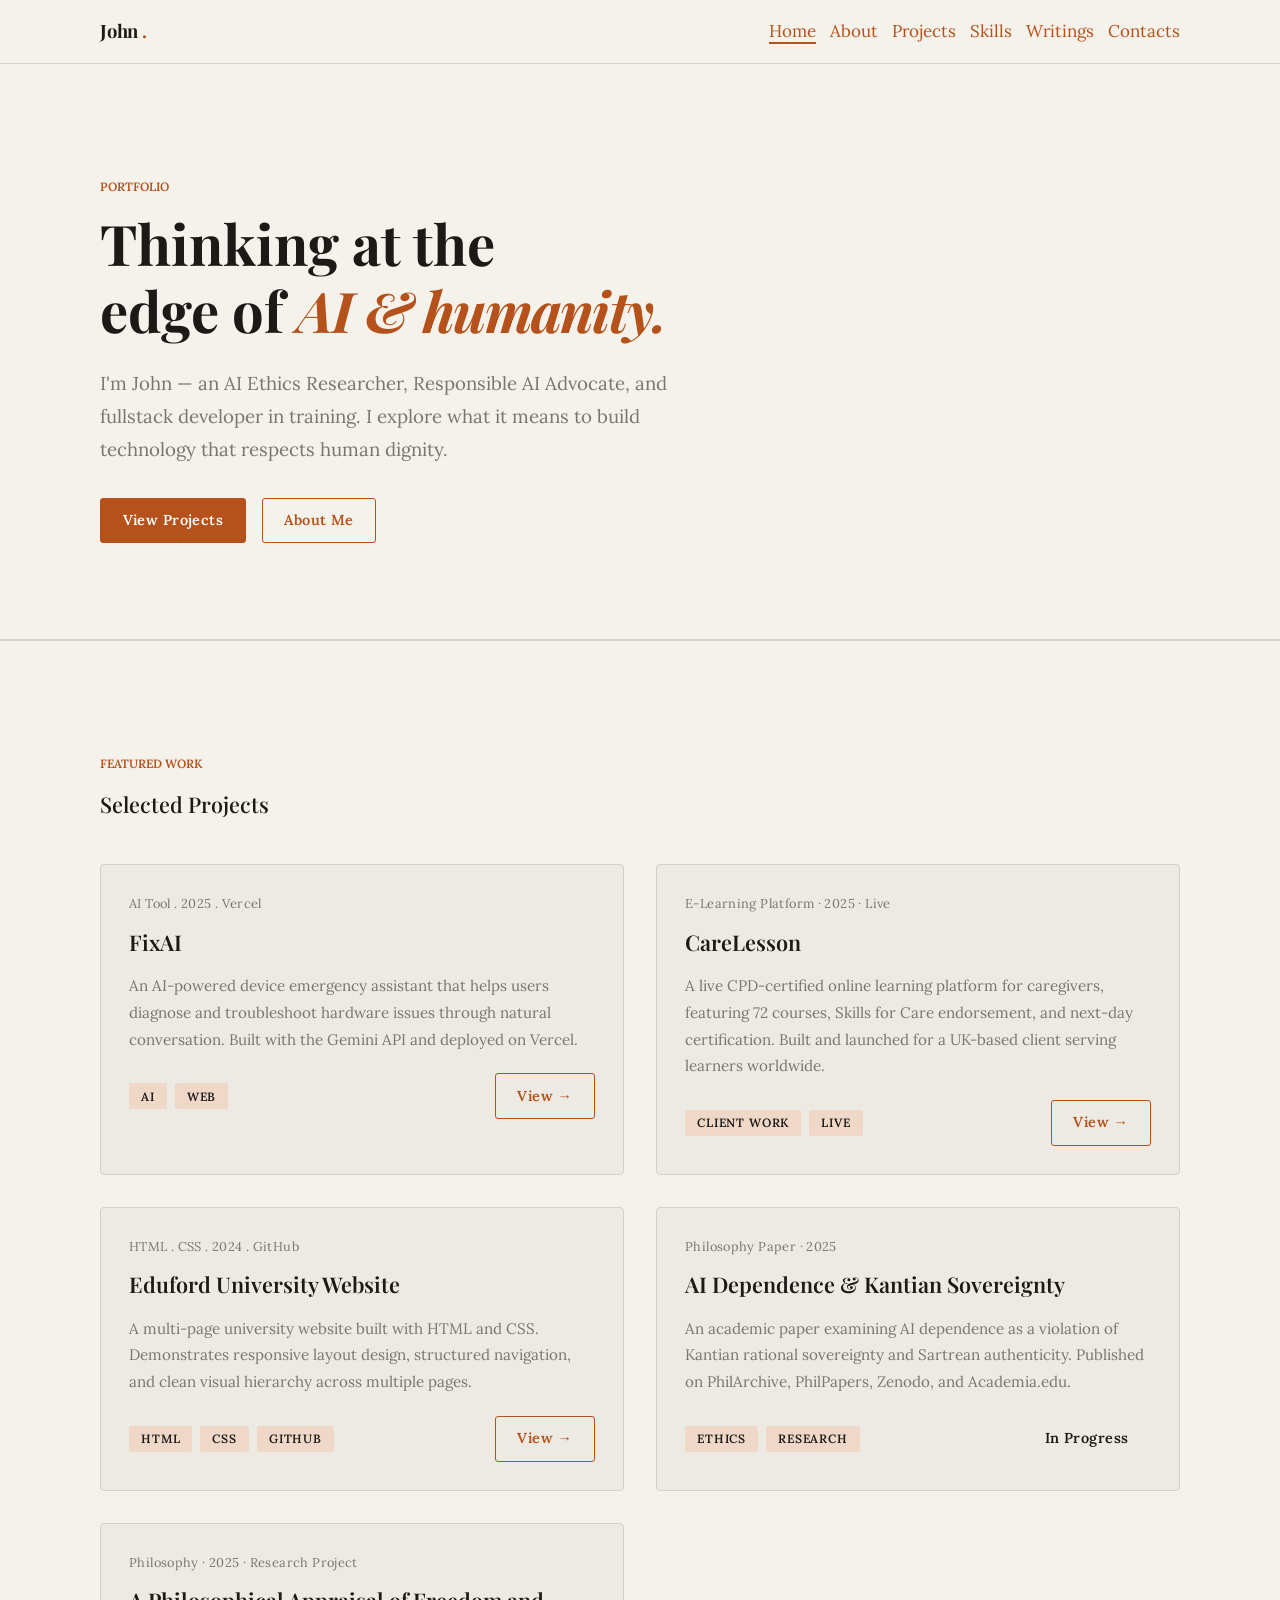
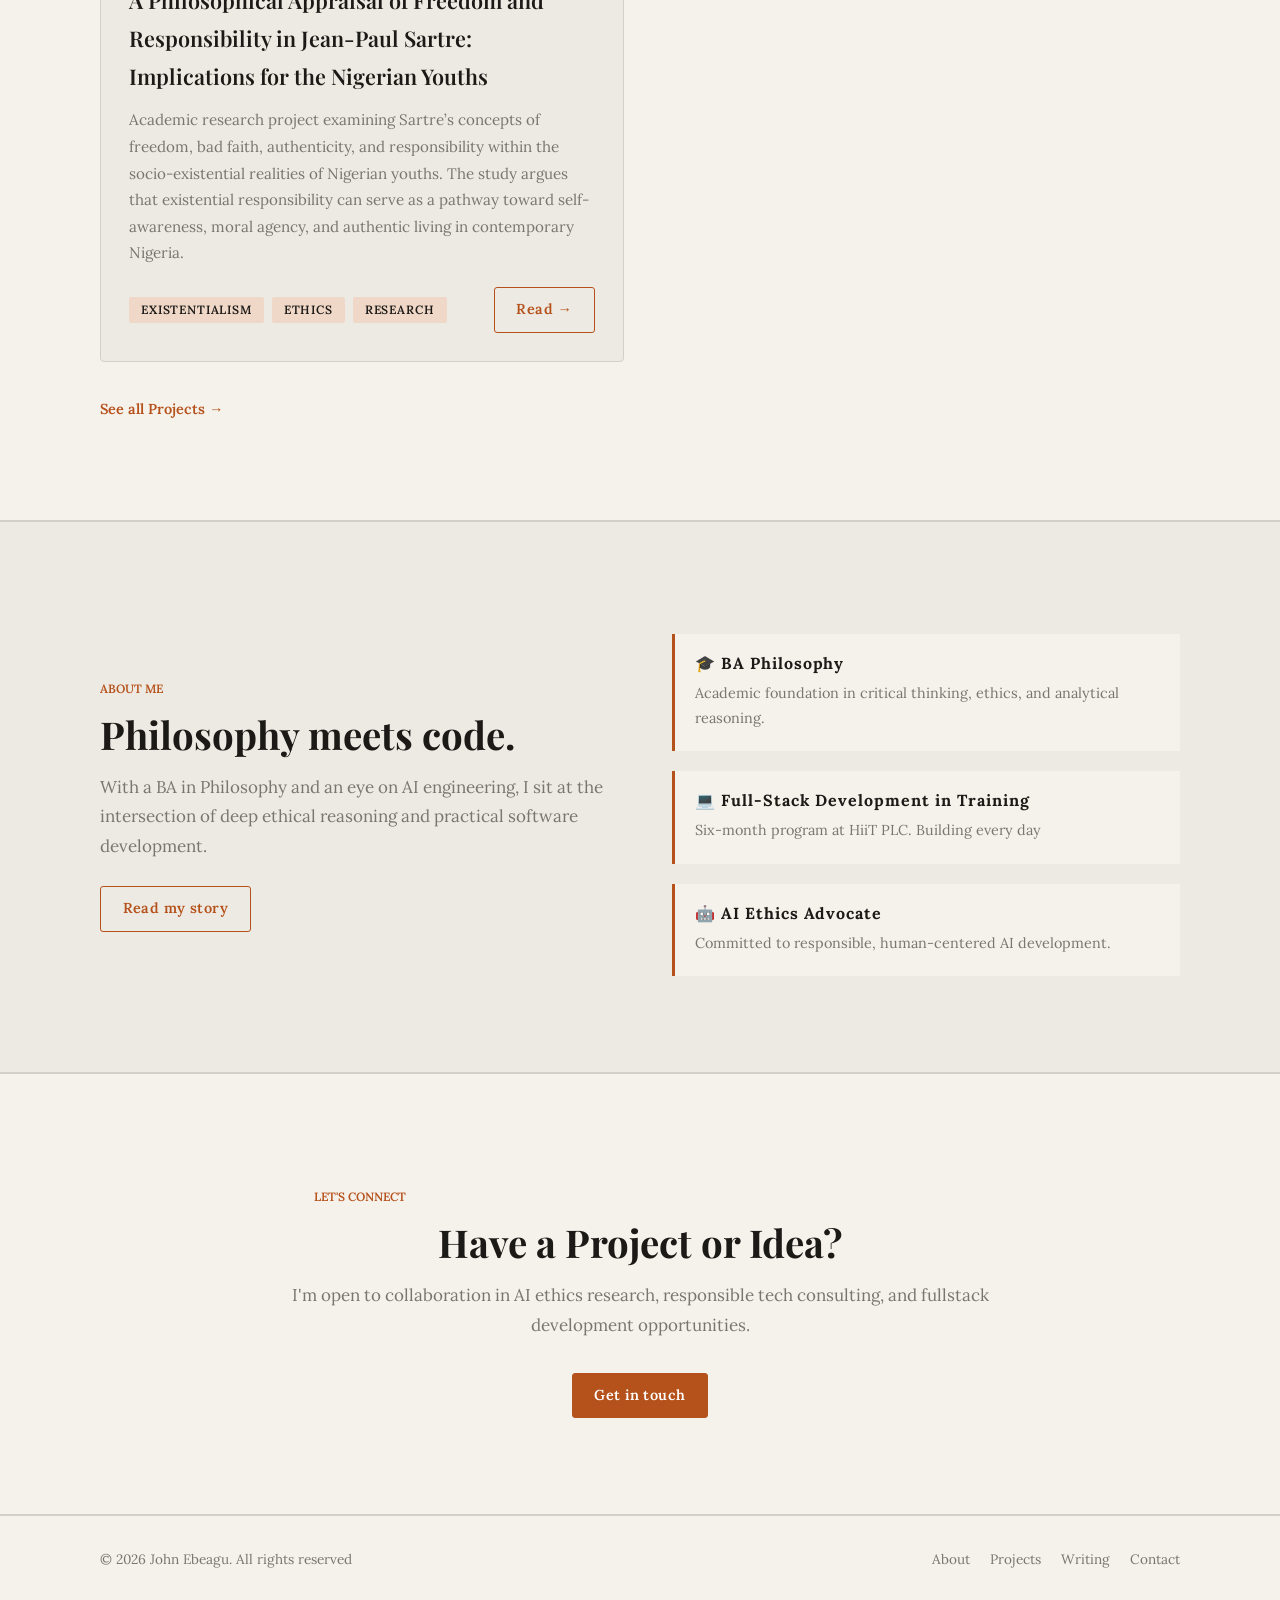
<file: index.html>
<!doctype html>
<html lang="en">
  <head>
    <meta charset="UTF-8" />
    <meta name="viewport" content="width=device-width, initial-scale=1.0" />
    <title>John Ebeagu — AI Ethics Researcher & Developer</title>
    <link rel="preconnect" href="https://fonts.googleapis.com" />
    <link
      href="https://fonts.googleapis.com/css2?family=Playfair+Display:ital,wght@0,700;1,400&family=Lora:ital,wght@0,400;0,600;1,400&family=JetBrains+Mono:wght@400;600&display=swap"
      rel="stylesheet"
    />
    <link rel="stylesheet" href="styles.css" />
  </head>
  <body>
    <!-- Nav bar -->
    <nav class="site-nav">
      <div class="container nav_inner">
        <a class="nav_logo" href="index.html">John <span>.</span></a>
        <ul>
          <li><a href="index.html" class="active">Home</a></li>
          <li><a href="About.html">About</a></li>
          <li><a href="Project.html">Projects</a></li>
          <li><a href="Skills.html">Skills</a></li>
          <li><a href="Writings.html">Writings</a></li>
          <li><a href="Contact.html">Contacts</a></li>
        </ul>
      </div>
    </nav>
    <main>
      <section class="section">
        <div class="container">
          <p class="section_label">Portfolio</p>
          <h1>Thinking at the <br />edge of <em>AI & humanity.</em></h1>
          <p class="mt-3 mb-4">
            I'm John — an AI Ethics Researcher, Responsible AI Advocate, and
            fullstack developer in training. I explore what it means to build
            technology that respects human dignity.
          </p>
          <div class="flex-center">
            <a href="Project.html" class="btn btn--primary">View Projects</a>
            <a href="About.html" class="btn btn--outline">About Me</a>
          </div>
        </div>
      </section>
      <section class="section">
        <div class="container">
          <p class="section_label">Featured Work</p>
          <p class="section_title">Selected Projects</p>
          <div class="grid-2">
            <article class="card">
              <p class="card_meta">AI Tool . 2025 . Vercel</p>
              <p class="card_title">FixAI</p>
              <p class="card_body">
                An AI-powered device emergency assistant that helps users
                diagnose and troubleshoot hardware issues through natural
                conversation. Built with the Gemini API and deployed on Vercel.
              </p>
              <div class="card_footer">
                <div class="flex gap-sm">
                  <span class="tag">AI</span>
                  <span class="tag">Web</span>
                </div>
                <a
                  href="https://fixai-one.vercel.app/"
                  target="_blank"
                  rel="noopener"
                  class="btn btn--outline"
                  >View →</a
                >
              </div>
            </article>
            <article class="card">
              <p class="card_meta">E-Learning Platform · 2025 · Live</p>
              <p class="card_title">CareLesson</p>
              <p class="card_body">
                A live CPD-certified online learning platform for caregivers,
                featuring 72 courses, Skills for Care endorsement, and next-day
                certification. Built and launched for a UK-based client serving
                learners worldwide.
              </p>
              <div class="card_footer">
                <div class="flex gap-sm">
                  <span class="tag">Client Work</span>
                  <span class="tag">Live</span>
                </div>
                <a
                  href="https://www.carelesson.com/"
                  target="_blank"
                  rel="noopener"
                  class="btn btn--outline"
                  >View →</a
                >
              </div>
            </article>
            <article class="card">
              <p class="card_meta">HTML . CSS . 2024 . GitHub</p>
              <p class="card_title">Eduford University Website</p>
              <p class="card_body">
                A multi-page university website built with HTML and CSS.
                Demonstrates responsive layout design, structured navigation,
                and clean visual hierarchy across multiple pages.
              </p>
              <div class="card_footer">
                <div class="flex gap-sm">
                  <span class="tag">HTML</span>
                  <span class="tag">CSS</span>
                  <span class="tag">GitHub</span>
                </div>
                <a
                  href="https://ebeagujohn.github.io/eduford-website/"
                  target="_blank"
                  rel="noopener"
                  class="btn btn--outline"
                  >View →</a
                >
              </div>
            </article>

            <article class="card">
              <p class="card_meta">Philosophy Paper · 2025</p>
              <p class="card_title">AI Dependence & Kantian Sovereignty</p>
              <p class="card_body">
                An academic paper examining AI dependence as a violation of
                Kantian rational sovereignty and Sartrean authenticity.
                Published on PhilArchive, PhilPapers, Zenodo, and Academia.edu.
              </p>
              <div class="card_footer">
                <div class="flex gap-sm">
                  <span class="tag">Ethics</span>
                  <span class="tag">Research</span>
                </div>
                <a
                  href="Project.html"
                  target="_blank"
                  rel="noopener"
                  class="btn tn--outline"
                  >In Progress
                </a>
              </div>
            </article>
            <article class="card">
              <p class="card_meta">Philosophy · 2025 · Research Project</p>
              <p class="card_title">
                A Philosophical Appraisal of Freedom and Responsibility in
                Jean-Paul Sartre: Implications for the Nigerian Youths
              </p>
              <p class="card_body">
                Academic research project examining Sartre’s concepts of
                freedom, bad faith, authenticity, and responsibility within the
                socio-existential realities of Nigerian youths. The study argues
                that existential responsibility can serve as a pathway toward
                self-awareness, moral agency, and authentic living in
                contemporary Nigeria.
              </p>
              <div class="card_footer">
                <div class="flex gap-sm">
                  <span class="tag">EXISTENTIALISM</span>
                  <span class="tag">ETHICS</span>
                  <span class="tag">RESEARCH</span>
                </div>
                <a
                  href="https://philpapers.org/rec/EBEAPA-3"
                  target="_blank"
                  rel="noopener"
                  class="btn btn--outline"
                  >Read →</a
                >
              </div>
            </article>
          </div>
          <p class="mt-4">
            <a href="Project.html" class="text-accent link_text"
              >See all Projects →</a
            >
          </p>
        </div>
      </section>

      <section class="section" style="background: var(--clr-surface)">
        <div class="container">
          <div
            style="
              display: grid;
              grid-template-columns: 1fr 1fr;
              gap: 4rem;
              align-items: center;
            "
          >
            <div>
              <p class="section_label">About Me</p>
              <h2 style="margin-bottom: 1rem">Philosophy meets code.</h2>
              <p class="text-muted mb-3">
                With a BA in Philosophy and an eye on AI engineering, I sit at
                the intersection of deep ethical reasoning and practical
                software development.
              </p>
              <a href="About.html" class="btn btn--outline">Read my story</a>
            </div>
            <div style="display: flex; flex-direction: column; gap: 1.25rem">
              <div
                style="
                  padding: 1.25rem;
                  border-left: 3px solid var(--clr-accent);
                  background: var(--clr-bg);
                "
              >
                <h4 class="mb-1">🎓 BA Philosophy</h4>
                <p style="font-size: 0.9rem; color: var(--clr-muted)">
                  Academic foundation in critical thinking, ethics, and
                  analytical reasoning.
                </p>
              </div>
              <div
                style="
                  padding: 1.25rem;
                  border-left: 3px solid var(--clr-accent);
                  background: var(--clr-bg);
                "
              >
                <h4 class="mb-1">💻 Full-Stack Development in Training</h4>
                <p style="font-size: 0.9rem; color: var(--clr-muted)">
                  Six-month program at HiiT PLC. Building every day
                </p>
              </div>
              <div
                style="
                  padding: 1.25rem;
                  border-left: 3px solid var(--clr-accent);
                  background: var(--clr-bg);
                "
              >
                <h4 class="mb-1">🤖 AI Ethics Advocate</h4>
                <p style="font-size: 0.9rem; color: var(--clr-muted)">
                  Committed to responsible, human-centered AI development.
                </p>
              </div>
            </div>
          </div>
        </div>
      </section>
      <section class="section">
        <div class="container text-center">
          <p class="section_label">Let's Connect</p>
          <h2 style="margin-bottom: 1rem">Have a Project or Idea?</h2>
          <p class="text-muted mb-4" style="margin-inline: auto">
            I'm open to collaboration in AI ethics research, responsible tech
            consulting, and fullstack development opportunities.
          </p>
          <a href="Contact.html" class="btn btn--primary">Get in touch</a>
        </div>
      </section>
    </main>

    <footer class="footer">
      <div class="container footer__inner">
        <p class="footer__copy">&copy; 2026 John Ebeagu. All rights reserved</p>
        <nav class="footer__links">
          <a href="About.html">About</a>
          <a href="Project.html">Projects</a>
          <a href="Writings.html">Writing</a>
          <a href="Contact.html">Contact</a>
        </nav>
      </div>
    </footer>
  </body>
</html>
</file>
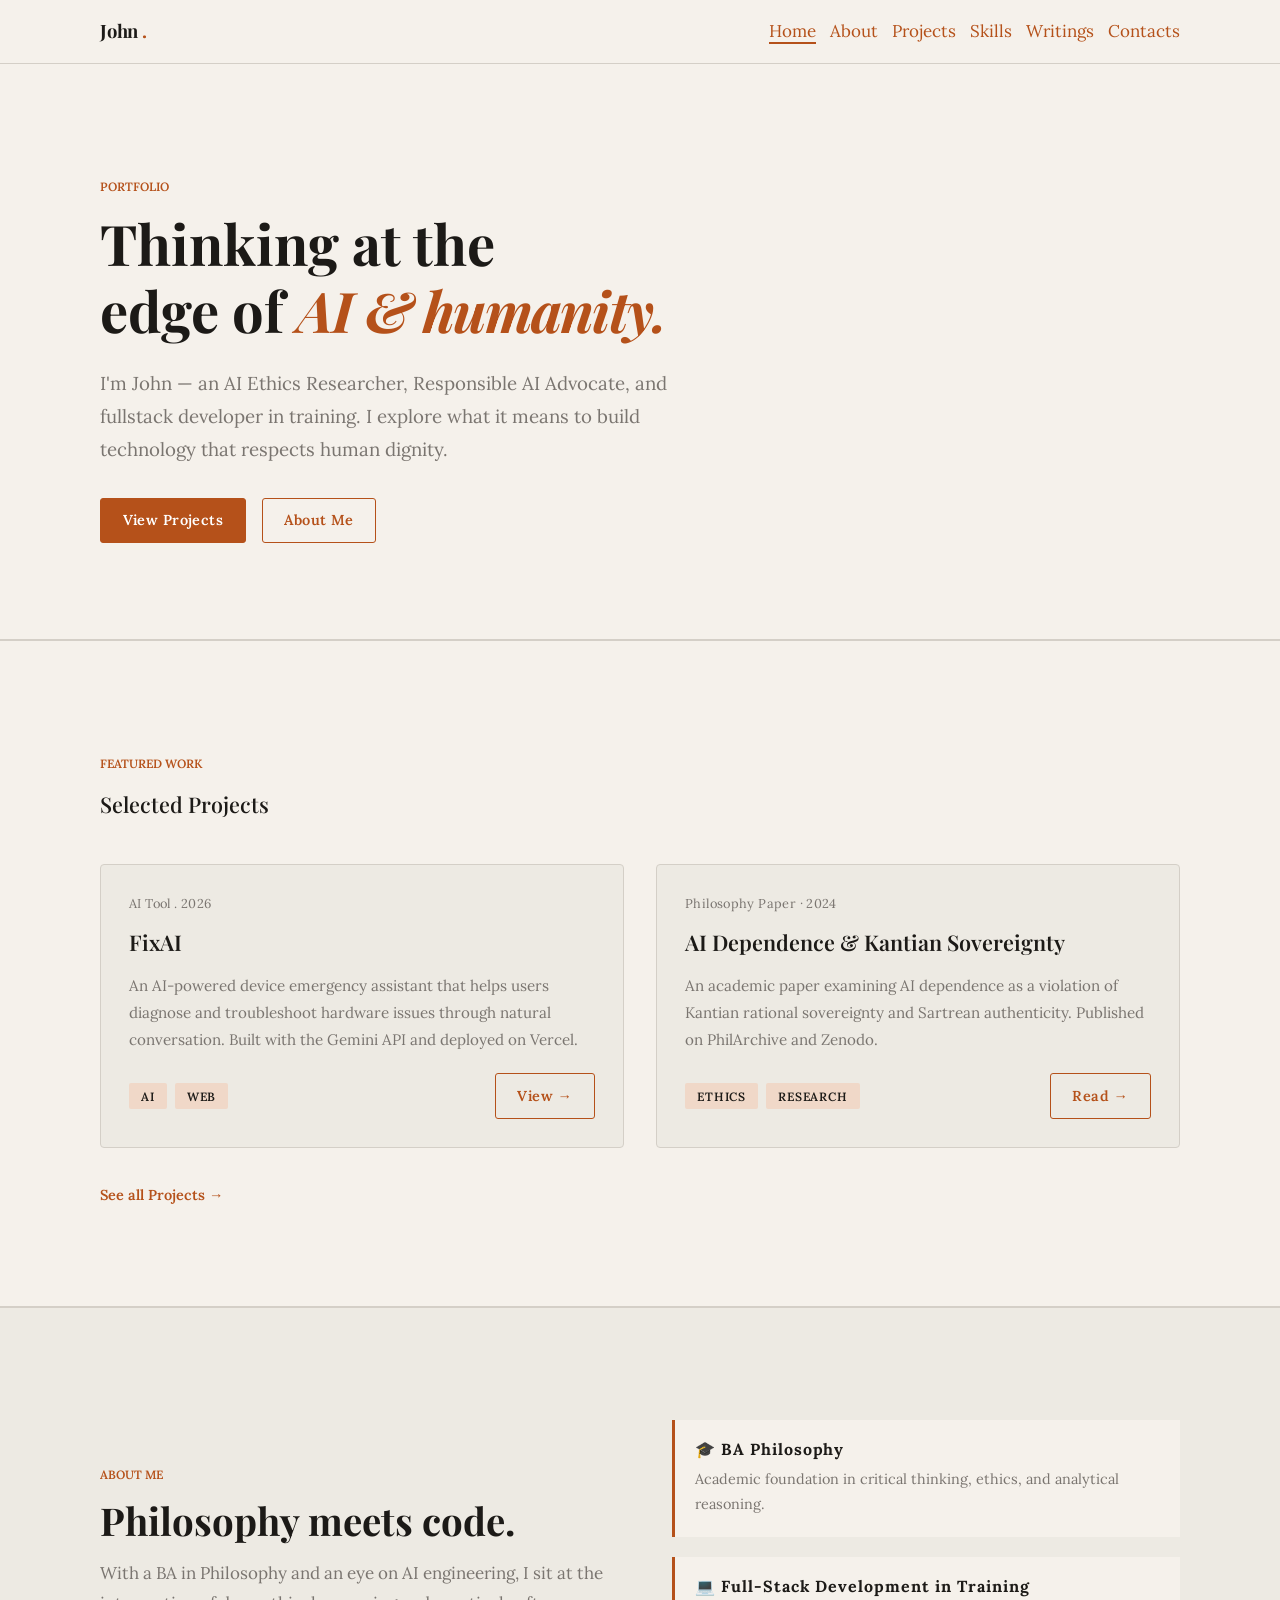
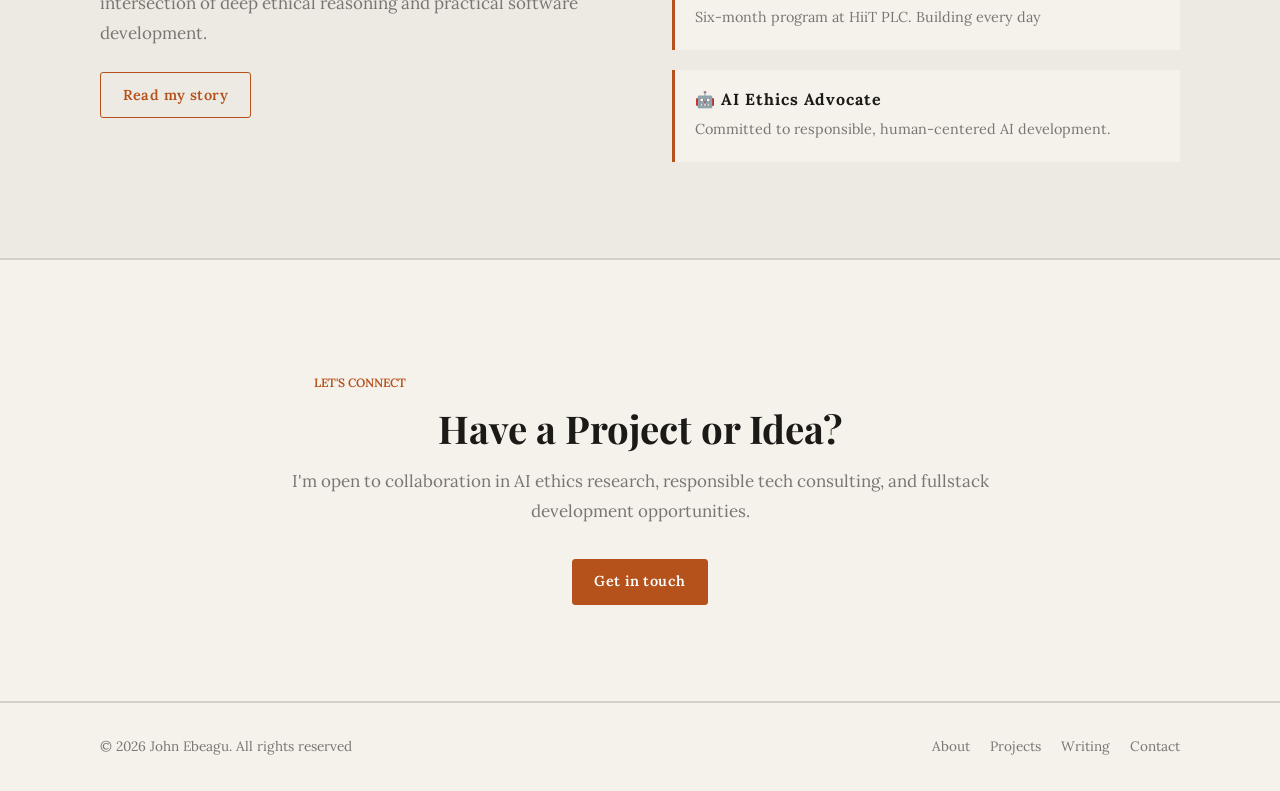
<file: Html/index.html>
<!doctype html>
<html lang="en">
  <head>
    <meta charset="UTF-8" />
    <meta name="viewport" content="width=device-width, initial-scale=1.0" />
    <title>John Ebeagu — AI Ethics Researcher & Developer</title>
    <link rel="preconnect" href="https://fonts.googleapis.com" />
    <link
      href="https://fonts.googleapis.com/css2?family=Playfair+Display:ital,wght@0,700;1,400&family=Lora:ital,wght@0,400;0,600;1,400&family=JetBrains+Mono:wght@400;600&display=swap"
      rel="stylesheet"
    />
    <link rel="stylesheet" href="styles.css" />
  </head>
  <body>
    <!-- Nav bar -->
    <nav class="site-nav">
      <div class="container nav_inner">
        <a class="nav_logo" href="index.html">John <span>.</span></a>
        <ul>
          <li><a href="index.html" class="active">Home</a></li>
          <li><a href="About.html">About</a></li>
          <li><a href="Project.html">Projects</a></li>
          <li><a href="Skills.html">Skills</a></li>
          <li><a href="Writings.html">Writings</a></li>
          <li><a href="Contact.html">Contacts</a></li>
        </ul>
      </div>
    </nav>
    <main>
      <section class="section">
        <div class="container">
          <p class="section_label">Portfolio</p>
          <h1>Thinking at the <br />edge of <em>AI & humanity.</em></h1>
          <p class="mt-3 mb-4">
            I'm John — an AI Ethics Researcher, Responsible AI Advocate, and
            fullstack developer in training. I explore what it means to build
            technology that respects human dignity.
          </p>
          <div class="flex-center">
            <a href="Project.html" class="btn btn--primary">View Projects</a>
            <a href="About.html" class="btn btn--outline">About Me</a>
          </div>
        </div>
      </section>
      <section class="section">
        <div class="container">
          <p class="section_label">Featured Work</p>
          <p class="section_title">Selected Projects</p>
          <div class="grid-2">
            <article class="card">
              <p class="card_meta">AI Tool . 2026</p>
              <p class="card_title">FixAI</p>
              <p class="card_body">
                An AI-powered device emergency assistant that helps users
                diagnose and troubleshoot hardware issues through natural
                conversation. Built with the Gemini API and deployed on Vercel.
              </p>
              <div class="card_footer">
                <div class="flex gap-sm">
                  <span class="tag">AI</span>
                  <span class="tag">Web</span>
                </div>
                <a href="" class="btn btn--outline">View →</a>
              </div>
            </article>
            <article class="card">
              <p class="card_meta">Philosophy Paper · 2024</p>
              <p class="card_title">AI Dependence & Kantian Sovereignty</p>
              <p class="card_body">
                An academic paper examining AI dependence as a violation of
                Kantian rational sovereignty and Sartrean authenticity.
                Published on PhilArchive and Zenodo.
              </p>
              <div class="card_footer">
                <div class="flex gap-sm">
                  <span class="tag">Ethics</span>
                  <span class="tag">Research</span>
                </div>
                <a href="" class="btn btn--outline">Read →</a>
              </div>
            </article>
          </div>
          <p class="mt-4">
            <a href="Project.html" class="text-accent link_text"
              >See all Projects →</a
            >
          </p>
        </div>
      </section>

      <section class="section" style="background: var(--clr-surface)">
        <div class="container">
          <div
            style="
              display: grid;
              grid-template-columns: 1fr 1fr;
              gap: 4rem;
              align-items: center;
            "
          >
            <div>
              <p class="section_label">About Me</p>
              <h2 style="margin-bottom: 1rem">Philosophy meets code.</h2>
              <p class="text-muted mb-3">
                With a BA in Philosophy and an eye on AI engineering, I sit at
                the intersection of deep ethical reasoning and practical
                software development.
              </p>
              <a href="#" class="btn btn--outline">Read my story</a>
            </div>
            <div style="display: flex; flex-direction: column; gap: 1.25rem">
              <div
                style="
                  padding: 1.25rem;
                  border-left: 3px solid var(--clr-accent);
                  background: var(--clr-bg);
                "
              >
                <h4 class="mb-1">🎓 BA Philosophy</h4>
                <p style="font-size: 0.9rem; color: var(--clr-muted)">
                  Academic foundation in critical thinking, ethics, and
                  analytical reasoning.
                </p>
              </div>
              <div
                style="
                  padding: 1.25rem;
                  border-left: 3px solid var(--clr-accent);
                  background: var(--clr-bg);
                "
              >
                <h4 class="mb-1">💻 Full-Stack Development in Training</h4>
                <p style="font-size: 0.9rem; color: var(--clr-muted)">
                  Six-month program at HiiT PLC. Building every day
                </p>
              </div>
              <div
                style="
                  padding: 1.25rem;
                  border-left: 3px solid var(--clr-accent);
                  background: var(--clr-bg);
                "
              >
                <h4 class="mb-1">🤖 AI Ethics Advocate</h4>
                <p style="font-size: 0.9rem; color: var(--clr-muted)">
                  Committed to responsible, human-centered AI development.
                </p>
              </div>
            </div>
          </div>
        </div>
      </section>
      <section class="section">
        <div class="container text-center">
          <p class="section_label">Let's Connect</p>
          <h2 style="margin-bottom: 1rem">Have a Project or Idea?</h2>
          <p class="text-muted mb-4" style="margin-inline: auto">
            I'm open to collaboration in AI ethics research, responsible tech
            consulting, and fullstack development opportunities.
          </p>
          <a href="Contact.html" class="btn btn--primary">Get in touch</a>
        </div>
      </section>
    </main>

    <footer class="footer">
      <div class="container footer__inner">
        <p class="footer__copy">&copy; 2026 John Ebeagu. All rights reserved</p>
        <nav class="footer__links">
          <a href="About.html">About</a>
          <a href="Project.html">Projects</a>
          <a href="Writings.html">Writing</a>
          <a href="Contact.html">Contact</a>
        </nav>
      </div>
    </footer>
  </body>
</html>
</file>
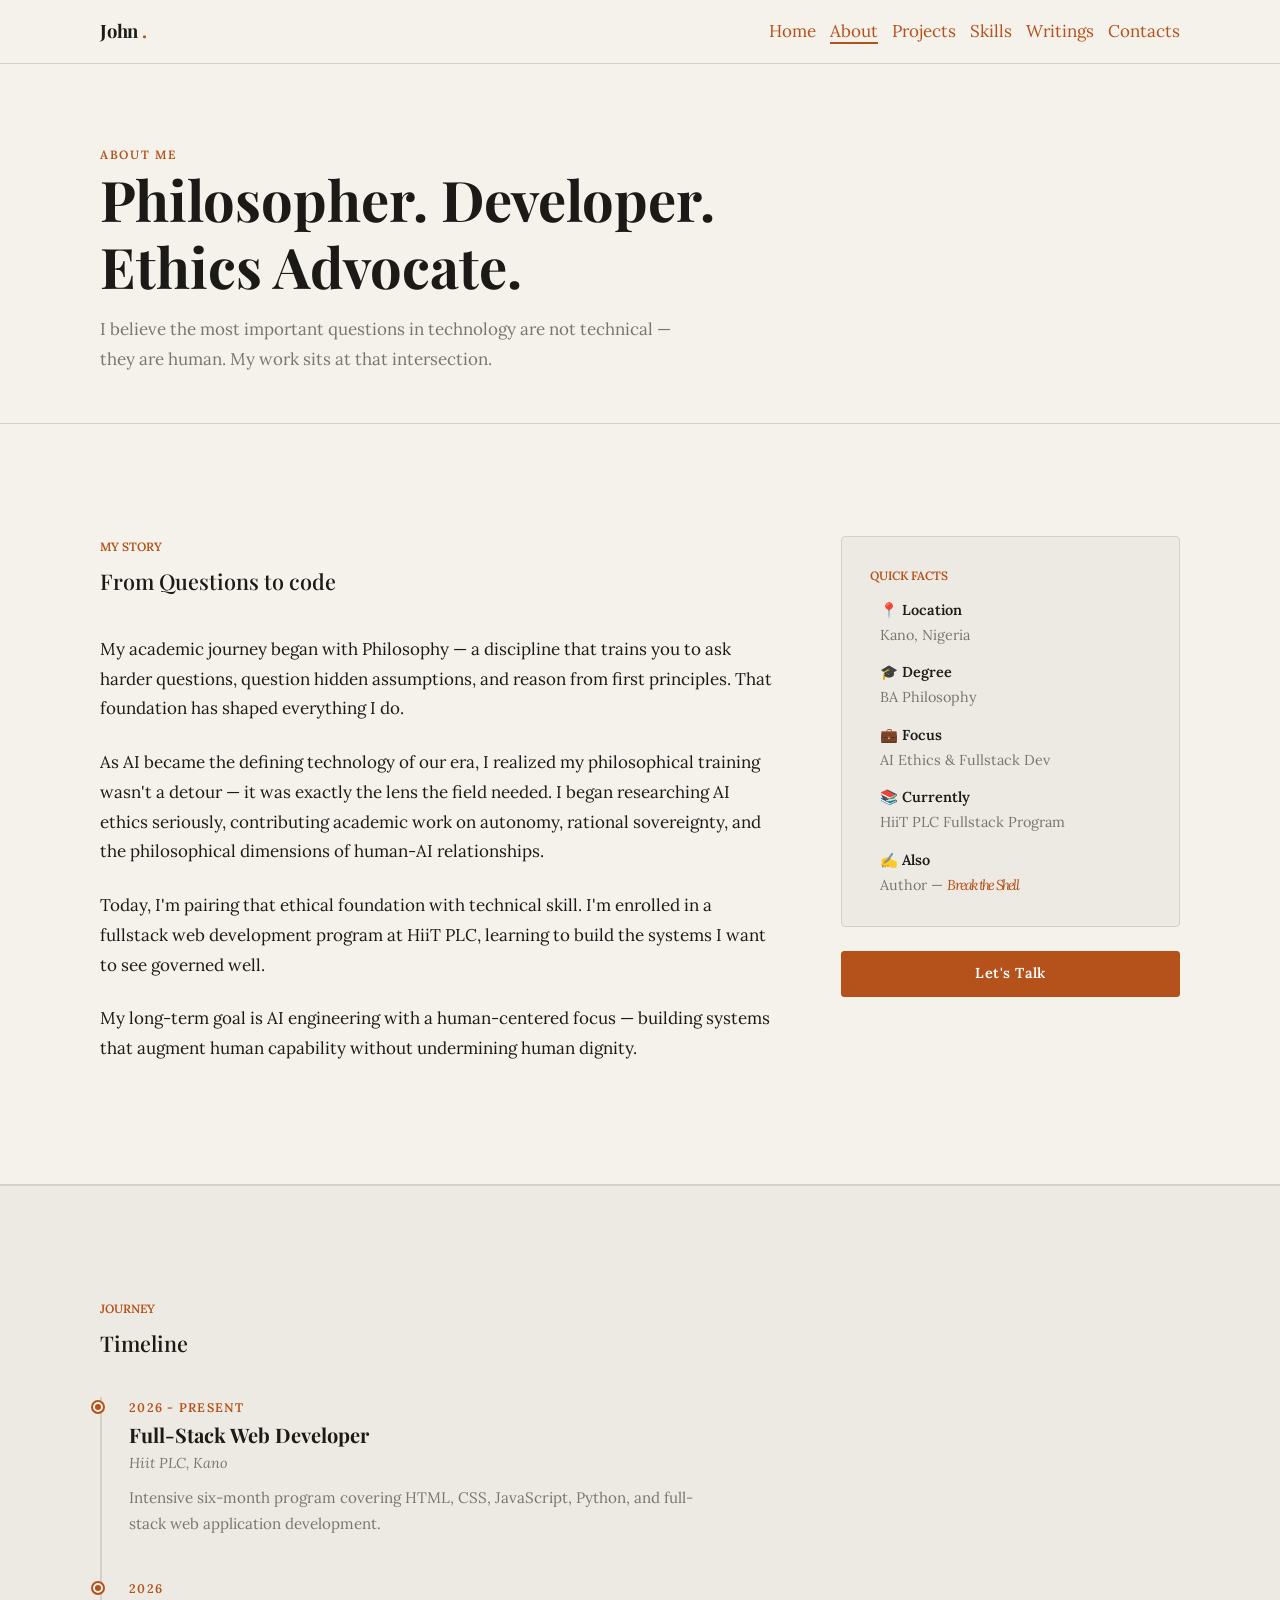
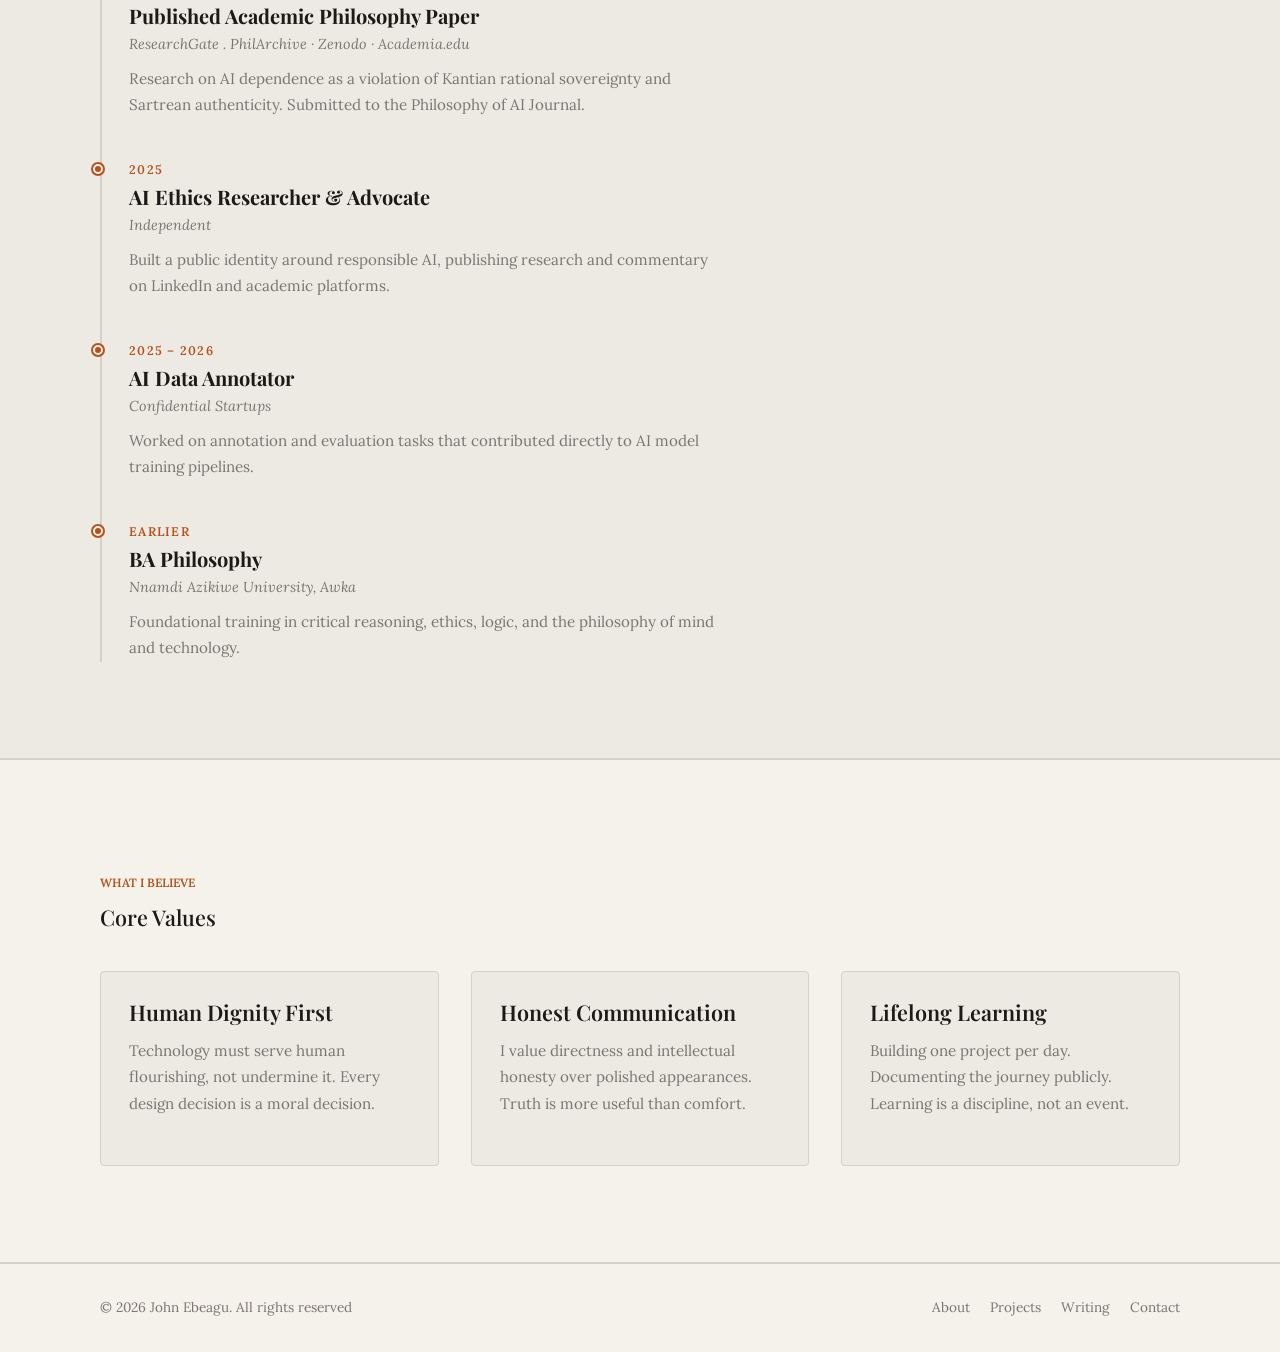
<file: About.html>
<!doctype html>
<html lang="en">
  <head>
    <meta charset="UTF-8" />
    <meta name="viewport" content="width=device-width, initial-scale=1.0" />
    <title>John Ebeagu — AI Ethics Researcher & Developer</title>
    <link rel="preconnect" href="https://fonts.googleapis.com" />
    <link
      href="https://fonts.googleapis.com/css2?family=Playfair+Display:ital,wght@0,700;1,400&family=Lora:ital,wght@0,400;0,600;1,400&family=JetBrains+Mono:wght@400;600&display=swap"
      rel="stylesheet"
    />
    <link rel="stylesheet" href="styles.css" />
  </head>
  <body>
    <!-- Nav bar -->
    <nav class="site-nav">
      <div class="container nav_inner">
        <a class="nav_logo" href="index.html">John <span>.</span></a>
        <ul>
          <li><a href="index.html">Home</a></li>
          <li><a href="About.html" class="active">About</a></li>
          <li><a href="Project.html">Projects</a></li>
          <li><a href="Skills.html">Skills</a></li>
          <li><a href="Writings.html">Writings</a></li>
          <li><a href="Contact.html">Contacts</a></li>
        </ul>
      </div>
    </nav>
    <main>
      <div class="page-hero">
        <div class="container">
          <p class="page-hero__label">About Me</p>
          <h1 class="page-hero__title">
            Philosopher. Developer.<br />Ethics Advocate.
          </h1>
          <p class="page-hero__desc">
            I believe the most important questions in technology are not
            technical — they are human. My work sits at that intersection.
          </p>
        </div>
      </div>
      <!-- Bio -->
      <section class="section">
        <div class="container">
          <div style="display: grid; grid-template-columns: 2fr 1fr; gap: 4rem">
            <div>
              <p class="section_label">My Story</p>
              <h2 class="section_title">From Questions to code</h2>
              <p class="mb-3">
                My academic journey began with Philosophy — a discipline that
                trains you to ask harder questions, question hidden assumptions,
                and reason from first principles. That foundation has shaped
                everything I do.
              </p>
              <p class="mb-3">
                As AI became the defining technology of our era, I realized my
                philosophical training wasn't a detour — it was exactly the lens
                the field needed. I began researching AI ethics seriously,
                contributing academic work on autonomy, rational sovereignty,
                and the philosophical dimensions of human-AI relationships.
              </p>
              <p class="mb-3">
                Today, I'm pairing that ethical foundation with technical skill.
                I'm enrolled in a fullstack web development program at HiiT PLC,
                learning to build the systems I want to see governed well.
              </p>
              <p class="mb-3">
                My long-term goal is AI engineering with a human-centered focus
                — building systems that augment human capability without
                undermining human dignity.
              </p>
            </div>
            <aside>
              <div class="card mb-3">
                <p class="section_label mb-1">Quick Facts</p>
                <ul
                  style="
                    display: flex;
                    flex-direction: column;
                    gap: 0.75rem;
                    font-size: 0.9rem;
                  "
                >
                  <li><strong>📍 Location</strong><br><span class="text-muted">Kano, Nigeria</span></strong></li>
                  <li><strong>🎓 Degree</strong><br><span class="text-muted">BA Philosophy</span></li>
                <li><strong>💼 Focus</strong><br><span class="text-muted">AI Ethics & Fullstack Dev</span></li>
                 <li><strong>📚 Currently</strong><br><span class="text-muted">HiiT PLC Fullstack Program</span></li>
                <li><strong>✍️ Also</strong><br><span class="text-muted">Author — <em>Break the Shell</em></span></li>
                </ul>
              </div>
              <a href="Contact.html" class="btn btn--primary" style="width: 100%; text-align: center; display: block;">Let's Talk</a>
            </aside>
          </div>
        </div>
      </section>
      <!-- Timeline -->
       <section class="section" style="background: var(--clr-surface);">
        <div class="container">
            <p class="section_label">Journey</p>
            <h2 class="section_title">Timeline</h2>
            <div class="timeline">
                <div class="timeline__item"><p class="timeline__date">2026 - Present</p>
                <h3 class="timeline__title">Full-Stack Web Developer</h3>
                <p class="timeline__org">Hiit PLC, Kano</p>
                <p class="timeline__body"> Intensive six-month program covering HTML, CSS, JavaScript,
              Python, and full-stack web application development.</p>
            </div>
            <div class="timeline__item">
            <p class="timeline__date">2026</p>
            <h3 class="timeline__title">Published Academic Philosophy Paper</h3>
            <p class="timeline__org">ResearchGate . PhilArchive · Zenodo · Academia.edu</p>
            <p class="timeline__body">
              Research on AI dependence as a violation of Kantian rational
              sovereignty and Sartrean authenticity. Submitted to the
              Philosophy of AI Journal.
            </p>
          </div>
          <div class="timeline__item">
            <p class="timeline__date">2025</p>
            <h3 class="timeline__title">AI Ethics Researcher & Advocate</h3>
            <p class="timeline__org">Independent</p>
            <p class="timeline__body">
              Built a public identity around responsible AI, publishing
              research and commentary on LinkedIn and academic platforms.
            </p>
          </div>

          <div class="timeline__item">
            <p class="timeline__date">2025 – 2026</p>
            <h3 class="timeline__title">AI Data Annotator</h3>
            <p class="timeline__org">Confidential Startups</p>
            <p class="timeline__body">
              Worked on annotation and evaluation tasks that contributed
              directly to AI model training pipelines.
            </p>
          </div>

          <div class="timeline__item">
            <p class="timeline__date">Earlier</p>
            <h3 class="timeline__title">BA Philosophy</h3>
            <p class="timeline__org">Nnamdi Azikiwe University, Awka</p>
            <p class="timeline__body">
              Foundational training in critical reasoning, ethics,
              logic, and the philosophy of mind and technology.
            </p>
          </div>
            </div>
        </div>
       </section>
       <!-- values -->
        <section class="section">
      <div class="container">
        <p class="section_label">What I Believe</p>
        <h2 class="section_title">Core Values</h2>
        <div class="grid-3">
          <div class="card">
            <h3 class="card_title">Human Dignity First</h3>
            <p class="card_body">Technology must serve human flourishing, not undermine it. Every design decision is a moral decision.</p>
          </div>
          <div class="card">
            <h3 class="card_title">Honest Communication</h3>
            <p class="card_body">I value directness and intellectual honesty over polished appearances. Truth is more useful than comfort.</p>
          </div>
          <div class="card">
            <h3 class="card_title">Lifelong Learning</h3>
            <p class="card_body">Building one project per day. Documenting the journey publicly. Learning is a discipline, not an event.</p>
          </div>
        </div>
      </div>
    </section>
        </main>
    <footer class="footer">
      <div class="container footer__inner">
        <p class="footer__copy">&copy; 2026 John Ebeagu. All rights reserved</p>
        <nav class="footer__links">
          <a href="About.html">About</a>
          <a href="Project.html">Projects</a>
          <a href="Writings.html">Writing</a>
          <a href="Contact.html">Contact</a>
        </nav>
      </div>
    </footer>
  </body>
</html>
</file>
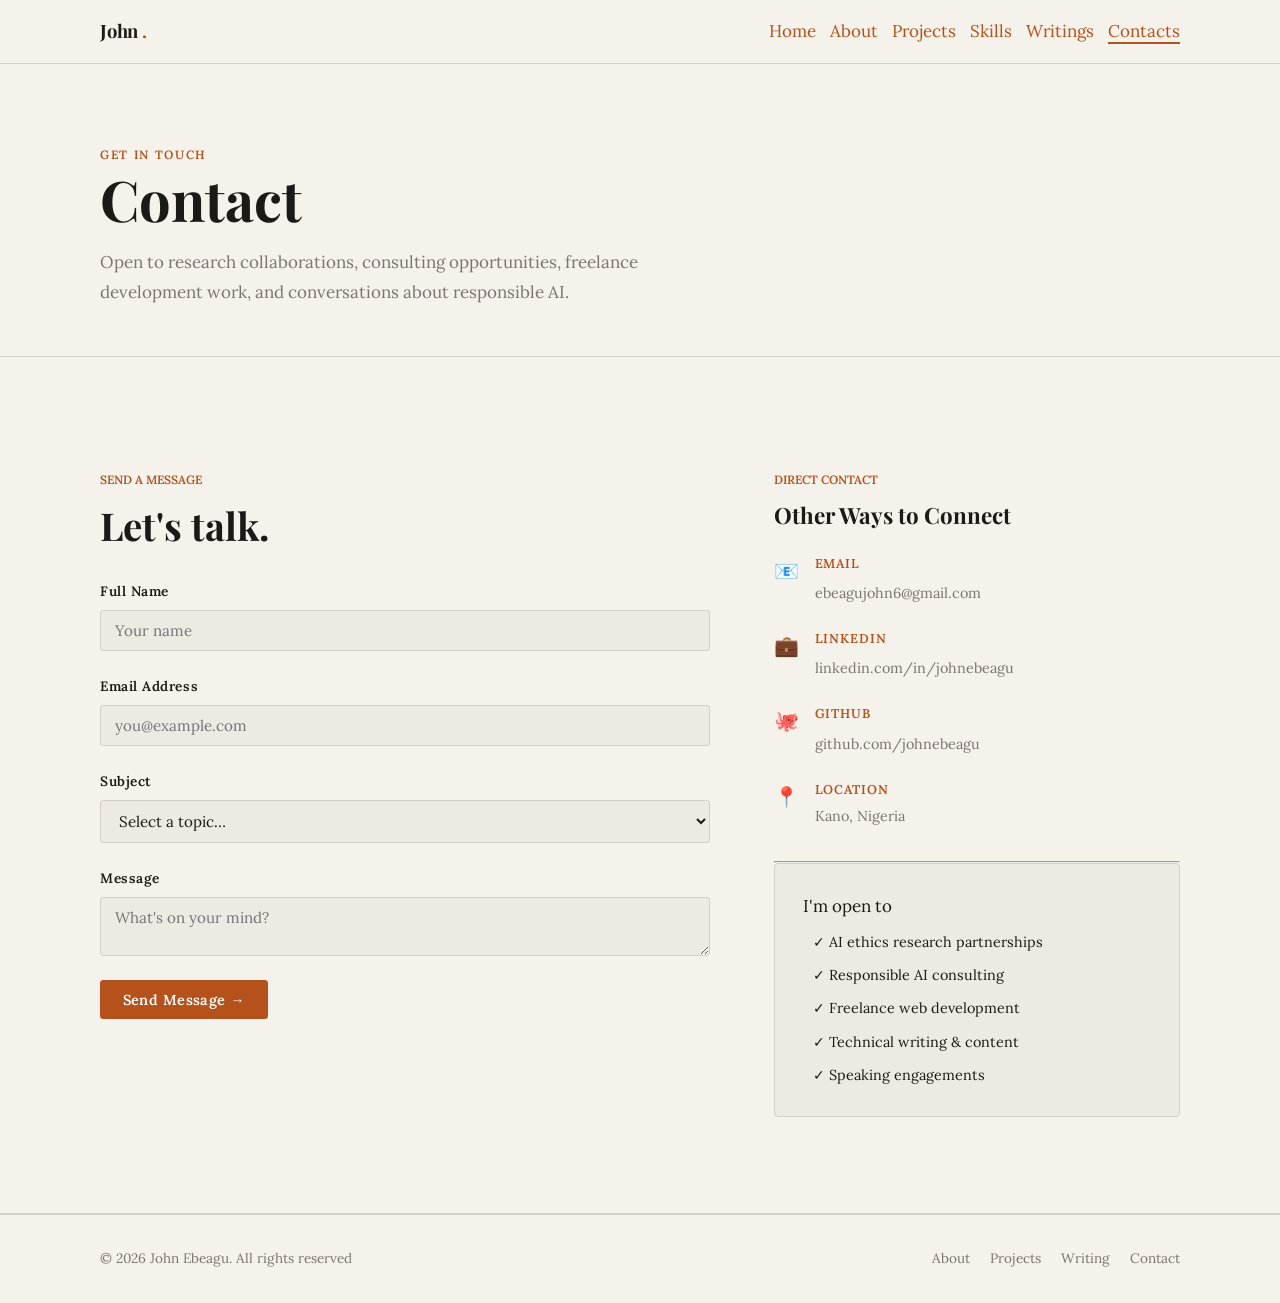
<file: Contact.html>
<!doctype html>
<html lang="en">
  <head>
    <meta charset="UTF-8" />
    <meta name="viewport" content="width=device-width, initial-scale=1.0" />
    <title>John Ebeagu — AI Ethics Researcher & Developer</title>
    <link rel="preconnect" href="https://fonts.googleapis.com" />
    <link
      href="https://fonts.googleapis.com/css2?family=Playfair+Display:ital,wght@0,700;1,400&family=Lora:ital,wght@0,400;0,600;1,400&family=JetBrains+Mono:wght@400;600&display=swap"
      rel="stylesheet"
    />
    <link rel="stylesheet" href="styles.css" />
  </head>
  <body>
    <!-- Nav bar -->
    <nav class="site-nav">
      <div class="container nav_inner">
        <a class="nav_logo" href="index.html">John <span>.</span></a>
        <ul>
          <li><a href="index.html">Home</a></li>
          <li><a href="About.html">About</a></li>
          <li><a href="Project.html">Projects</a></li>
          <li><a href="Skills.html">Skills</a></li>
          <li><a href="Writings.html">Writings</a></li>
          <li><a href="Contact.html" class="active">Contacts</a></li>
        </ul>
      </div>
    </nav>
    <main>
      <div class="page-hero">
        <div class="container">
          <p class="page-hero__label">Get in Touch</p>
          <h1 class="page-hero__title">Contact</h1>
          <p class="page-hero__desc">
            Open to research collaborations, consulting opportunities, freelance
            development work, and conversations about responsible AI.
          </p>
        </div>
      </div>
      <section class="section">
        <div class="container">
          <div
            style="
              display: grid;
              grid-template-columns: 3fr 2fr;
              gap: 4rem;
              align-items: start;
            "
          >
            <!-- FORM -->
            <div>
              <p class="section_label">Send a Message</p>
              <h2 style="margin-bottom: 2rem">Let's talk.</h2>
              <form action="#" method="POST">
                <div class="form-group">
                  <label for="name">Full Name</label>
                  <input
                    type="text"
                    id="name"
                    name="name"
                    placeholder="Your name"
                    required
                  />
                </div>

                <div class="form-group">
                  <label for="email">Email Address</label>
                  <input
                    type="email"
                    id="email"
                    name="email"
                    placeholder="you@example.com"
                    required
                  />
                </div>

                <div class="form-group">
                  <label for="subject">Subject</label>
                  <select id="subject" name="subject">
                    <option value="">Select a topic…</option>
                    <option value="collaboration">
                      Research Collaboration
                    </option>
                    <option value="consulting">AI Ethics Consulting</option>
                    <option value="development">Development Project</option>
                    <option value="speaking">Speaking / Content</option>
                    <option value="other">Other</option>
                  </select>
                </div>
                <div class="form-group">
                  <label for="message">Message</label>
                  <textarea
                    id="message"
                    name="message"
                    placeholder="What's on your mind?"
                    required
                  ></textarea>
                </div>
                <button type="submit" class="btn btn--primary">
                  Send Message →
                </button>
              </form>
            </div>

            <!-- CONTACT INFO -->
            <aside>
              <p class="section_label">Direct Contact</p>
              <h2 style="margin-bottom: 1.5rem; font-size: 1.4rem">
                Other Ways to Connect
              </h2>

              <div
                style="
                  display: flex;
                  flex-direction: column;
                  gap: 1.25rem;
                  margin-bottom: 2rem;
                "
              >
                <div style="display: flex; gap: 1rem; align-items: flex-start">
                  <span style="font-size: 1.25rem">📧</span>
                  <div>
                    <p
                      style="
                        font-size: 0.8rem;
                        font-weight: 600;
                        letter-spacing: 0.07em;
                        text-transform: uppercase;
                        color: var(--clr-accent);
                        margin-bottom: 0.2rem;
                      "
                    >
                      Email
                    </p>
                    <a
                      href="mailto:ebeagujohn6@gmail.com"
                      class="text-muted"
                      style="font-size: 0.9rem"
                      >ebeagujohn6@gmail.com</a
                    >
                  </div>
                </div>

                <div style="display: flex; gap: 1rem; align-items: flex-start">
                  <span style="font-size: 1.25rem">💼</span>
                  <div>
                    <p
                      style="
                        font-size: 0.8rem;
                        font-weight: 600;
                        letter-spacing: 0.07em;
                        text-transform: uppercase;
                        color: var(--clr-accent);
                        margin-bottom: 0.2rem;
                      "
                    >
                      LinkedIn
                    </p>
                    <a href="#" class="text-muted" style="font-size: 0.9rem"
                      >linkedin.com/in/johnebeagu</a
                    >
                  </div>
                </div>

                <div style="display: flex; gap: 1rem; align-items: flex-start">
                  <span style="font-size: 1.25rem">🐙</span>
                  <div>
                    <p
                      style="
                        font-size: 0.8rem;
                        font-weight: 600;
                        letter-spacing: 0.07em;
                        text-transform: uppercase;
                        color: var(--clr-accent);
                        margin-bottom: 0.2rem;
                      "
                    >
                      GitHub
                    </p>
                    <a href="#" class="text-muted" style="font-size: 0.9rem"
                      >github.com/johnebeagu</a
                    >
                  </div>
                </div>

                <div style="display: flex; gap: 1rem; align-items: flex-start">
                  <span style="font-size: 1.25rem">📍</span>
                  <div>
                    <p
                      style="
                        font-size: 0.8rem;
                        font-weight: 600;
                        letter-spacing: 0.07em;
                        text-transform: uppercase;
                        color: var(--clr-accent);
                        margin-bottom: 0.2rem;
                      "
                    >
                      Location
                    </p>
                    <p class="text-muted" style="font-size: 0.9rem">
                      Kano, Nigeria
                    </p>
                  </div>
                </div>
              </div>
              <hr class="divider" />

              <div class="card">
                <p class="section__label mb-1">I'm open to</p>
                <ul
                  style="
                    display: flex;
                    flex-direction: column;
                    gap: 0.5rem;
                    font-size: 0.9rem;
                  "
                >
                  <li>✓ AI ethics research partnerships</li>
                  <li>✓ Responsible AI consulting</li>
                  <li>✓ Freelance web development</li>
                  <li>✓ Technical writing & content</li>
                  <li>✓ Speaking engagements</li>
                </ul>
              </div>
            </aside>
          </div>
        </div>
      </section>
    </main>
    <footer class="footer">
      <div class="container footer__inner">
        <p class="footer__copy">&copy; 2026 John Ebeagu. All rights reserved</p>
        <nav class="footer__links">
          <a href="About.html">About</a>
          <a href="Project.html">Projects</a>
          <a href="Writings.html">Writing</a>
          <a href="Contact.html">Contact</a>
        </nav>
      </div>
    </footer>
  </body>
</html>
</file>
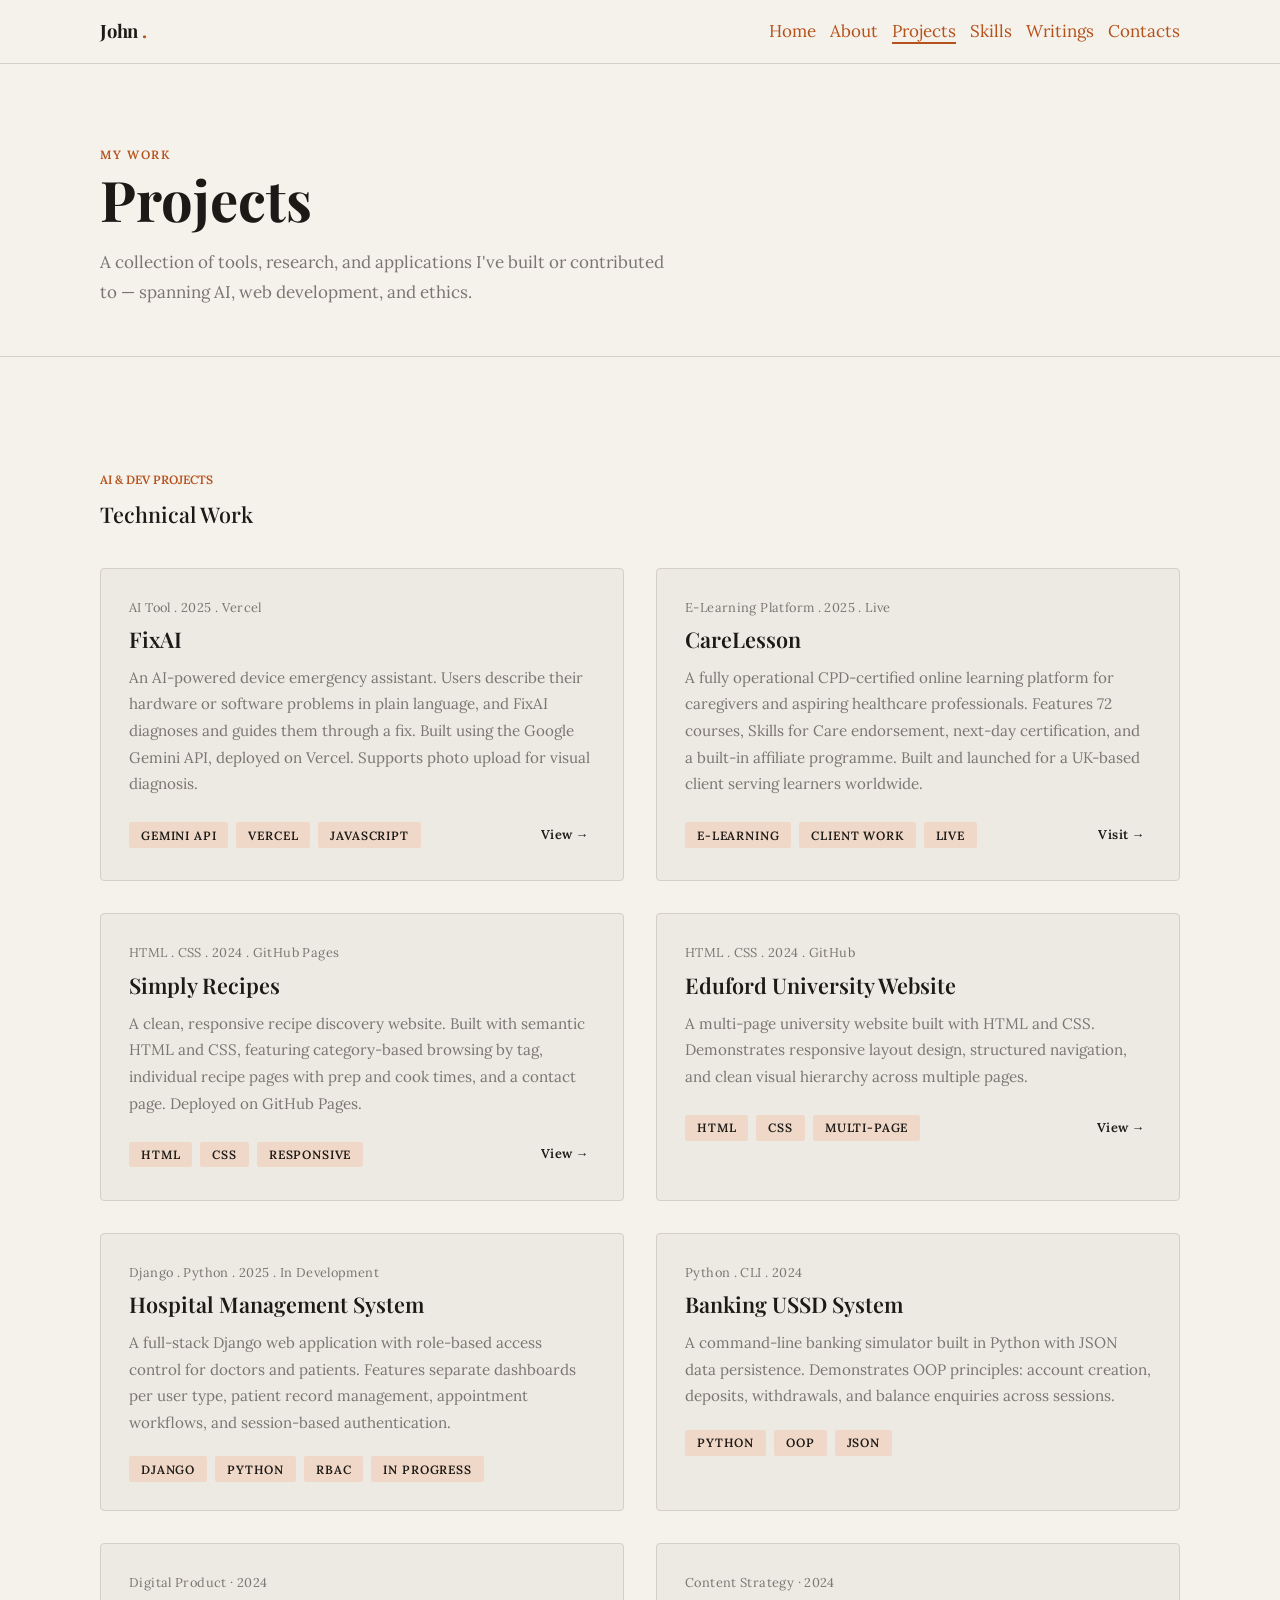
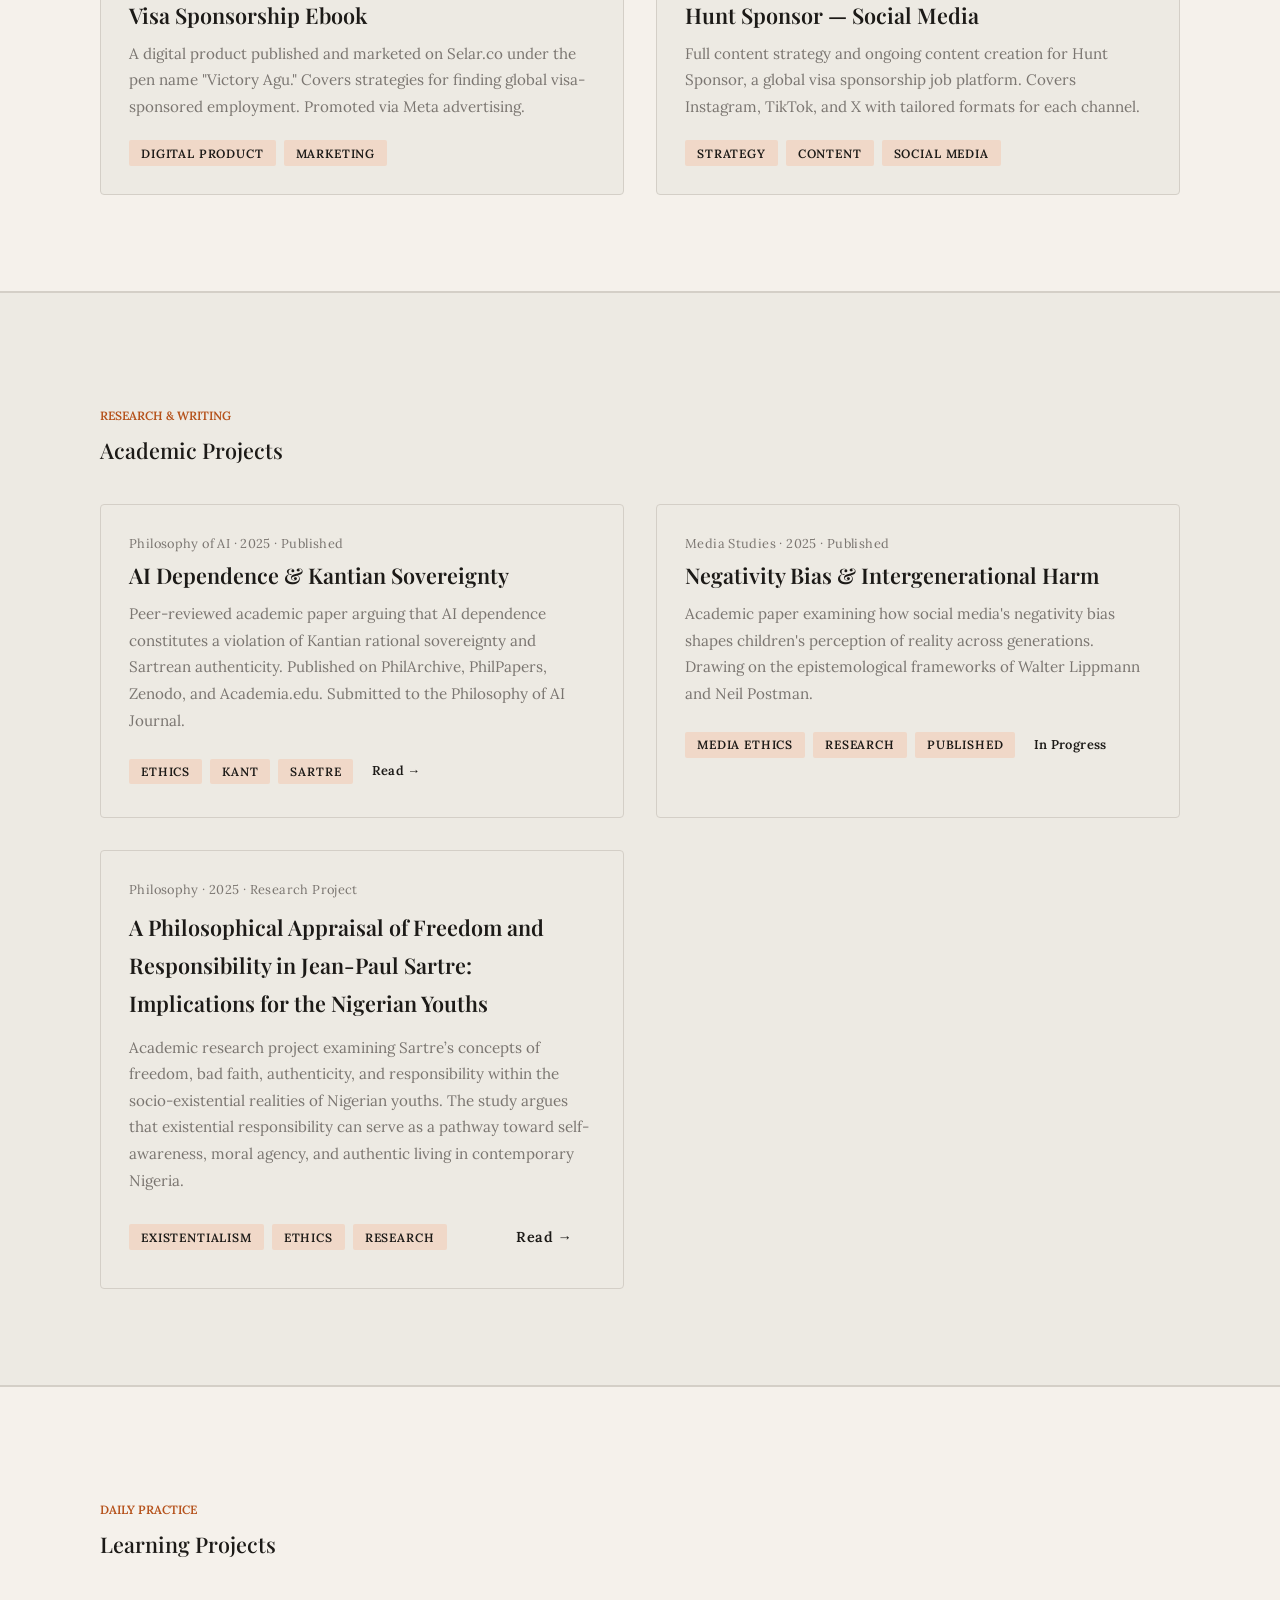
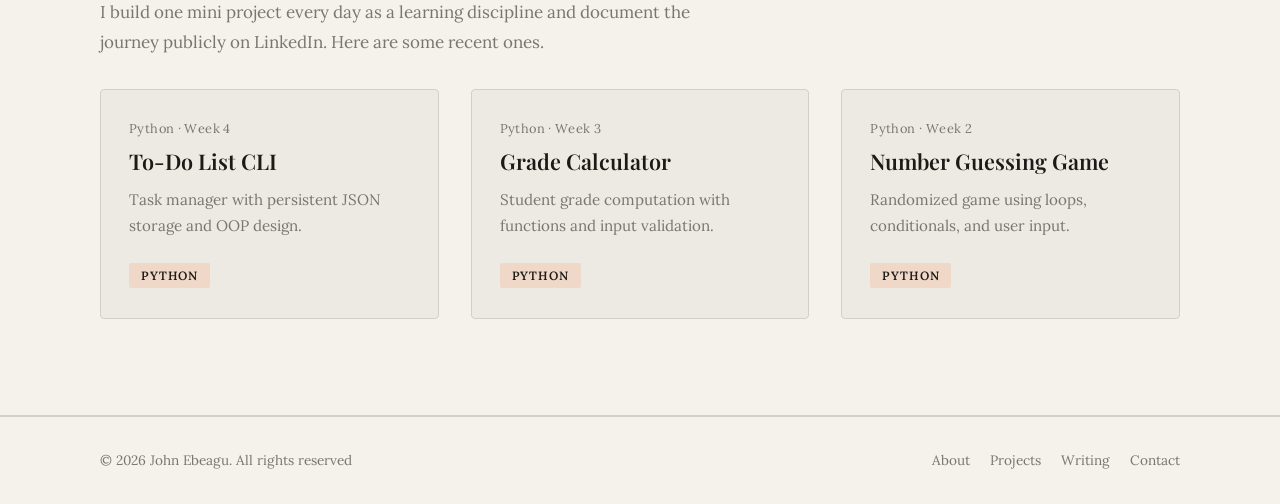
<file: Project.html>
<!doctype html>
<html lang="en">
  <head>
    <meta charset="UTF-8" />
    <meta name="viewport" content="width=device-width, initial-scale=1.0" />
    <title>John Ebeagu — AI Ethics Researcher & Developer</title>
    <link rel="preconnect" href="https://fonts.googleapis.com" />
    <link
      href="https://fonts.googleapis.com/css2?family=Playfair+Display:ital,wght@0,700;1,400&family=Lora:ital,wght@0,400;0,600;1,400&family=JetBrains+Mono:wght@400;600&display=swap"
      rel="stylesheet"
    />
    <link rel="stylesheet" href="styles.css" />
  </head>
  <body>
    <!-- Nav bar -->
    <nav class="site-nav">
      <div class="container nav_inner">
        <a class="nav_logo" href="index.html">John <span>.</span></a>
        <ul>
          <li><a href="index.html">Home</a></li>
          <li><a href="About.html">About</a></li>
          <li><a href="Project.html" class="active">Projects</a></li>
          <li><a href="Skills.html">Skills</a></li>
          <li><a href="Writings.html">Writings</a></li>
          <li><a href="Contact.html">Contacts</a></li>
        </ul>
      </div>
    </nav>

    <main>
      <div class="page-hero">
        <div class="container">
          <p class="page-hero__label">My Work</p>
          <h1 class="page-hero__title">Projects</h1>
          <p class="page-hero__desc">
            A collection of tools, research, and applications I've built or
            contributed to — spanning AI, web development, and ethics.
          </p>
        </div>
      </div>

      <!-- ── SECTION 1: Technical Work ── -->
      <section class="section">
        <div class="container">
          <p class="section_label">AI & Dev Projects</p>
          <h2 class="section_title">Technical Work</h2>

          <div class="grid-2">
            <!-- FixAI -->
            <article class="card">
              <p class="card_meta">AI Tool . 2025 . Vercel</p>
              <h3 class="card_title">FixAI</h3>
              <p class="card_body">
                An AI-powered device emergency assistant. Users describe their
                hardware or software problems in plain language, and FixAI
                diagnoses and guides them through a fix. Built using the Google
                Gemini API, deployed on Vercel. Supports photo upload for visual
                diagnosis.
              </p>
              <div class="card_footer">
                <div class="flex gap-sm">
                  <span class="tag">Gemini API</span>
                  <span class="tag">Vercel</span>
                  <span class="tag">JavaScript</span>
                </div>
                <a
                  href="https://fixai-one.vercel.app/"
                  target="_blank"
                  rel="noopener"
                  class="btn tn--outline"
                  style="font-size: 0.8rem; padding: 0.4em"
                  >View →</a
                >
              </div>
            </article>

            <!-- CareLesson -->
            <article class="card">
              <p class="card_meta">E-Learning Platform . 2025 . Live</p>
              <h3 class="card_title">CareLesson</h3>
              <p class="card_body">
                A fully operational CPD-certified online learning platform for
                caregivers and aspiring healthcare professionals. Features 72
                courses, Skills for Care endorsement, next-day certification,
                and a built-in affiliate programme. Built and launched for a
                UK-based client serving learners worldwide.
              </p>
              <div class="card_footer">
                <div class="flex gap-sm">
                  <span class="tag">E-Learning</span>
                  <span class="tag">Client Work</span>
                  <span class="tag">Live</span>
                </div>
                <a
                  href="https://www.carelesson.com/"
                  target="_blank"
                  rel="noopener"
                  class="btn tn--outline"
                  style="font-size: 0.8rem; padding: 0.4em"
                  >Visit →</a
                >
              </div>
            </article>

            <!-- Simply Recipes -->
            <article class="card">
              <p class="card_meta">HTML . CSS . 2024 . GitHub Pages</p>
              <h3 class="card_title">Simply Recipes</h3>
              <p class="card_body">
                A clean, responsive recipe discovery website. Built with
                semantic HTML and CSS, featuring category-based browsing by tag,
                individual recipe pages with prep and cook times, and a contact
                page. Deployed on GitHub Pages.
              </p>
              <div class="card_footer">
                <div class="flex gap-sm">
                  <span class="tag">HTML</span>
                  <span class="tag">CSS</span>
                  <span class="tag">Responsive</span>
                </div>
                <a
                  href="https://ebeagujohn.github.io/single-recipe/"
                  target="_blank"
                  rel="noopener"
                  class="btn tn--outline"
                  style="font-size: 0.8rem; padding: 0.4em"
                  >View →</a
                >
              </div>
            </article>

            <!-- Eduford Website -->
            <article class="card">
              <p class="card_meta">HTML . CSS . 2024 . GitHub</p>
              <h3 class="card_title">Eduford University Website</h3>
              <p class="card_body">
                A multi-page university website built with HTML and CSS.
                Demonstrates responsive layout design, structured navigation,
                and clean visual hierarchy across multiple pages.
              </p>
              <div class="card_footer">
                <div class="flex gap-sm">
                  <span class="tag">HTML</span>
                  <span class="tag">CSS</span>
                  <span class="tag">Multi-page</span>
                </div>
                <a
                  href="https://ebeagujohn.github.io/eduford-website/"
                  target="_blank"
                  rel="noopener"
                  class="btn tn--outline"
                  style="font-size: 0.8rem; padding: 0.4em"
                  >View →</a
                >
              </div>
            </article>

            <!-- Hospital Management System -->
            <article class="card">
              <p class="card_meta">Django . Python . 2025 . In Development</p>
              <h3 class="card_title">Hospital Management System</h3>
              <p class="card_body">
                A full-stack Django web application with role-based access
                control for doctors and patients. Features separate dashboards
                per user type, patient record management, appointment workflows,
                and session-based authentication.
              </p>
              <div class="card_footer">
                <div class="flex gap-sm">
                  <span class="tag">Django</span>
                  <span class="tag">Python</span>
                  <span class="tag">RBAC</span>
                  <span class="tag">In Progress</span>
                </div>
              </div>
            </article>

            <!-- Banking USSD System -->
            <article class="card">
              <p class="card_meta">Python . CLI . 2024</p>
              <h3 class="card_title">Banking USSD System</h3>
              <p class="card_body">
                A command-line banking simulator built in Python with JSON data
                persistence. Demonstrates OOP principles: account creation,
                deposits, withdrawals, and balance enquiries across sessions.
              </p>
              <div class="card_footer">
                <div class="flex gap-sm">
                  <span class="tag">Python</span>
                  <span class="tag">OOP</span>
                  <span class="tag">JSON</span>
                </div>
              </div>
            </article>

            <!-- Visa Sponsorship Ebook -->
            <article class="card">
              <p class="card_meta">Digital Product · 2024</p>
              <h3 class="card_title">Visa Sponsorship Ebook</h3>
              <p class="card_body">
                A digital product published and marketed on Selar.co under the
                pen name "Victory Agu." Covers strategies for finding global
                visa-sponsored employment. Promoted via Meta advertising.
              </p>
              <div class="card_footer">
                <div class="flex gap-sm">
                  <span class="tag">Digital Product</span>
                  <span class="tag">Marketing</span>
                </div>
              </div>
            </article>

            <!-- Hunt Sponsor -->
            <article class="card">
              <p class="card_meta">Content Strategy · 2024</p>
              <h3 class="card_title">Hunt Sponsor — Social Media</h3>
              <p class="card_body">
                Full content strategy and ongoing content creation for Hunt
                Sponsor, a global visa sponsorship job platform. Covers
                Instagram, TikTok, and X with tailored formats for each channel.
              </p>
              <div class="card_footer">
                <div class="flex gap-sm">
                  <span class="tag">Strategy</span>
                  <span class="tag">Content</span>
                  <span class="tag">Social Media</span>
                </div>
              </div>
            </article>
          </div>
        </div>
      </section>

      <!-- ── SECTION 2: Academic Projects ── -->
      <section class="section" style="background: var(--clr-surface)">
        <div class="container">
          <p class="section_label">Research & Writing</p>
          <h2 class="section_title">Academic Projects</h2>
          <div class="grid-2">
            <!-- Paper 1 -->
            <article class="card">
              <p class="card_meta">Philosophy of AI · 2025 · Published</p>
              <h3 class="card_title">AI Dependence & Kantian Sovereignty</h3>
              <p class="card_body">
                Peer-reviewed academic paper arguing that AI dependence
                constitutes a violation of Kantian rational sovereignty and
                Sartrean authenticity. Published on PhilArchive, PhilPapers,
                Zenodo, and Academia.edu. Submitted to the Philosophy of AI
                Journal.
              </p>
              <div class="card_footer">
                <div class="card_footer">
                  <div class="flex gap-sm">
                    <span class="tag">Ethics</span>
                    <span class="tag">Kant</span>
                    <span class="tag">Sartre</span>
                  </div>
                  <a
                    href="https://philpapers.org/rec/EBEADA"
                    target="_blank"
                    rel="noopener"
                    class="btn tn--outline"
                    style="font-size: 0.8rem; padding: 0.4em"
                    >Read →</a
                  >
                </div>
              </div>
            </article>

            <!-- Paper 2 -->
            <article class="card">
              <p class="card_meta">Media Studies · 2025 · Published</p>
              <h3 class="card_title">
                Negativity Bias & Intergenerational Harm
              </h3>
              <p class="card_body">
                Academic paper examining how social media's negativity bias
                shapes children's perception of reality across generations.
                Drawing on the epistemological frameworks of Walter Lippmann and
                Neil Postman.
              </p>
              <div class="card_footer">
                <div class="card_footer">
                  <div class="flex gap-sm">
                    <span class="tag">Media Ethics</span>
                    <span class="tag">Research</span>
                    <span class="tag">Published</span>
                  </div>
                  <a
                    href="Project.html"
                    target="_top"
                    rel="noopener"
                    class="btn tn--outline"
                    style="font-size: 0.8rem; padding: 0.4em"
                    >In Progress
                  </a>
                </div>
              </div>
            </article>
            <!-- Paper 3 -->
            <article class="card">
              <p class="card_meta">Philosophy · 2025 · Research Project</p>
              <p class="card_title">
                A Philosophical Appraisal of Freedom and Responsibility in
                Jean-Paul Sartre: Implications for the Nigerian Youths
              </p>
              <p class="card_body">
                Academic research project examining Sartre’s concepts of
                freedom, bad faith, authenticity, and responsibility within the
                socio-existential realities of Nigerian youths. The study argues
                that existential responsibility can serve as a pathway toward
                self-awareness, moral agency, and authentic living in
                contemporary Nigeria.
              </p>
              <div class="card_footer">
                <div class="flex gap-sm">
                  <span class="tag">EXISTENTIALISM</span>
                  <span class="tag">ETHICS</span>
                  <span class="tag">RESEARCH</span>
                </div>
                <a
                  href="https://philpapers.org/rec/EBEAPA-3"
                  target="_blank"
                  rel="noopener"
                  class="btn tn--outline"
                  >Read →</a
                >
              </div>
            </article>
          </div>
        </div>
      </section>

      <!-- ── SECTION 3: Learning Projects ── -->
      <section class="section">
        <div class="container">
          <p class="section_label">Daily Practice</p>
          <h2 class="section_title">Learning Projects</h2>
          <p class="text-muted mb-4" style="max-width: 55ch">
            I build one mini project every day as a learning discipline and
            document the journey publicly on LinkedIn. Here are some recent
            ones.
          </p>
          <div class="grid-3">
            <div class="card">
              <p class="card_meta">Python · Week 4</p>
              <h3 class="card_title">To-Do List CLI</h3>
              <p class="card_body">
                Task manager with persistent JSON storage and OOP design.
              </p>
              <span class="tag">Python</span>
            </div>
            <div class="card">
              <p class="card_meta">Python · Week 3</p>
              <h3 class="card_title">Grade Calculator</h3>
              <p class="card_body">
                Student grade computation with functions and input validation.
              </p>
              <span class="tag">Python</span>
            </div>
            <div class="card">
              <p class="card_meta">Python · Week 2</p>
              <h3 class="card_title">Number Guessing Game</h3>
              <p class="card_body">
                Randomized game using loops, conditionals, and user input.
              </p>
              <span class="tag">Python</span>
            </div>
          </div>
        </div>
      </section>
    </main>

    <footer class="footer">
      <div class="container footer__inner">
        <p class="footer__copy">&copy; 2026 John Ebeagu. All rights reserved</p>
        <nav class="footer__links">
          <a href="About.html">About</a>
          <a href="Project.html">Projects</a>
          <a href="Writings.html">Writing</a>
          <a href="Contact.html">Contact</a>
        </nav>
      </div>
    </footer>
  </body>
</html>
</file>
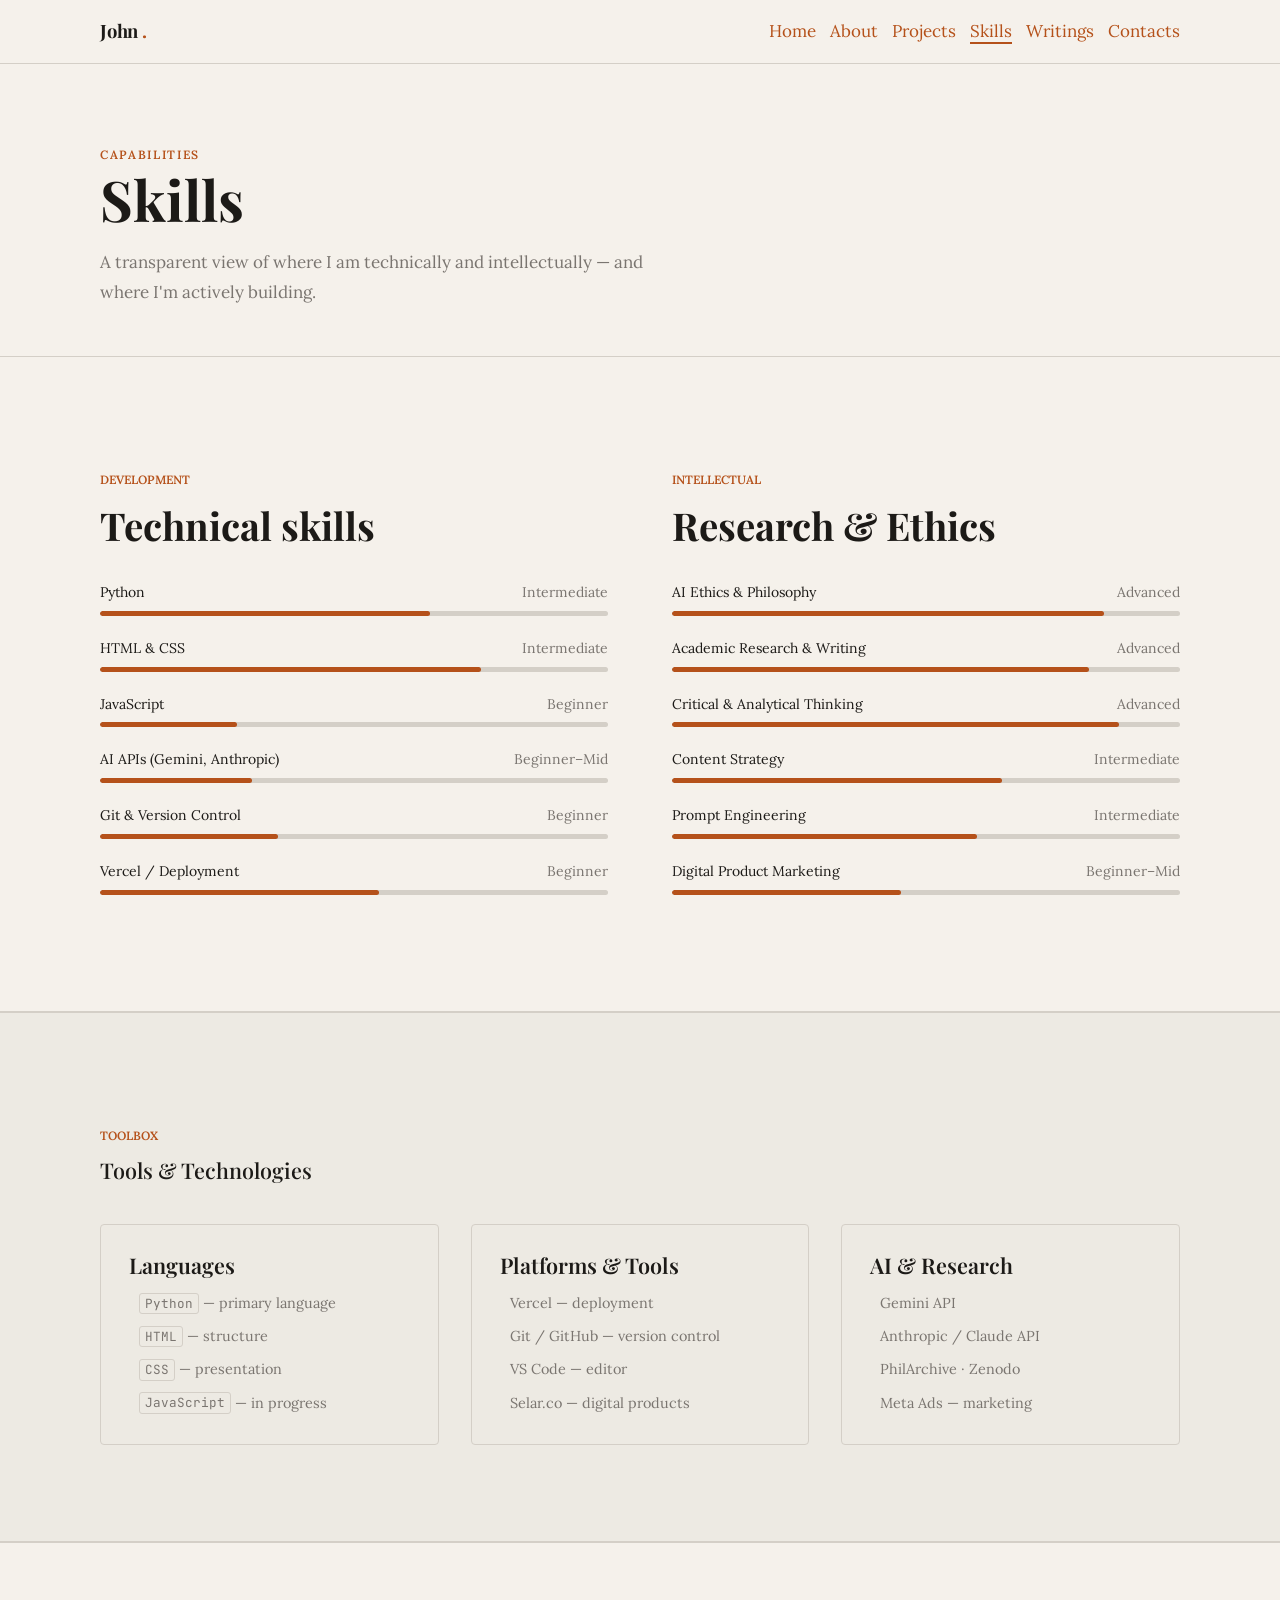
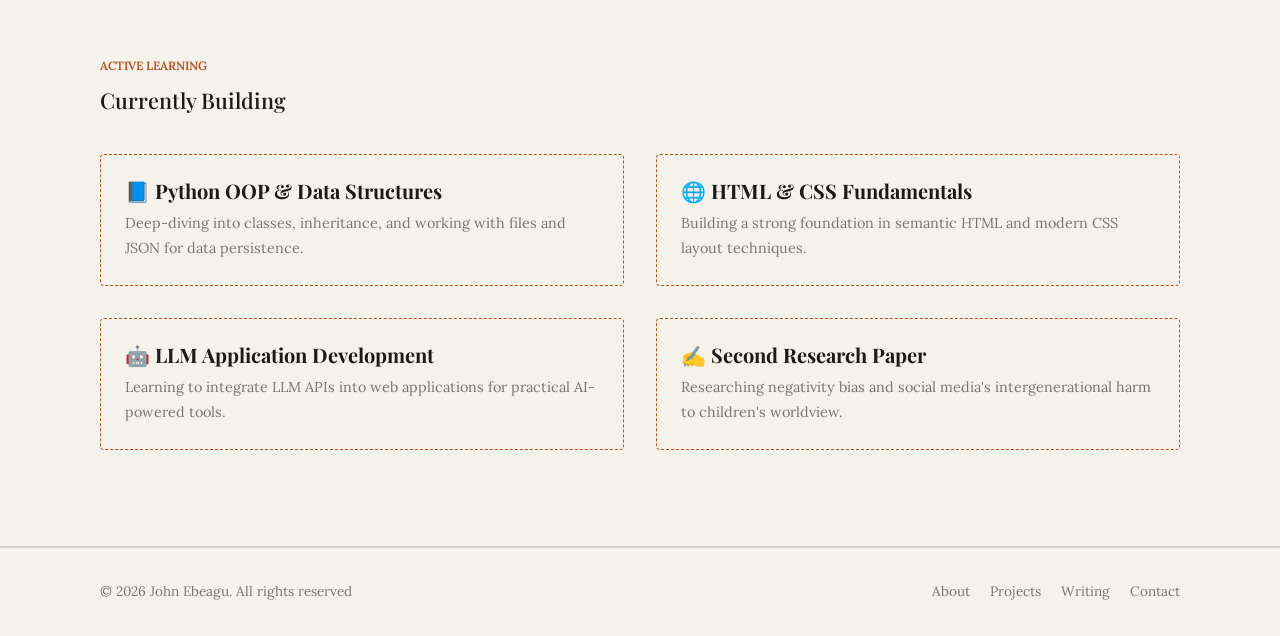
<file: Skills.html>
<!doctype html>
<html lang="en">
  <head>
    <meta charset="UTF-8" />
    <meta name="viewport" content="width=device-width, initial-scale=1.0" />
    <title>John Ebeagu — AI Ethics Researcher & Developer</title>
    <link rel="preconnect" href="https://fonts.googleapis.com" />
    <link
      href="https://fonts.googleapis.com/css2?family=Playfair+Display:ital,wght@0,700;1,400&family=Lora:ital,wght@0,400;0,600;1,400&family=JetBrains+Mono:wght@400;600&display=swap"
      rel="stylesheet"
    />
    <link rel="stylesheet" href="styles.css" />
  </head>
  <body>
    <!-- Nav bar -->
    <nav class="site-nav">
      <div class="container nav_inner">
        <a class="nav_logo" href="index.html">John <span>.</span></a>
        <ul>
          <li><a href="index.html">Home</a></li>
          <li><a href="About.html">About</a></li>
          <li><a href="Project.html">Projects</a></li>
          <li><a href="Skills.html" class="active">Skills</a></li>
          <li><a href="Writings.html">Writings</a></li>
          <li><a href="Contact.html">Contacts</a></li>
        </ul>
      </div>
    </nav>
    <main>
      <div class="page-hero">
        <div class="container">
          <p class="page-hero__label">Capabilities</p>
          <h1 class="page-hero__title">Skills</h1>
          <p class="page-hero__desc">
            A transparent view of where I am technically and intellectually —
            and where I'm actively building.
          </p>
        </div>
      </div>
      <section class="section">
        <div class="container">
          <div style="display: grid; grid-template-columns: 1fr 1fr; gap: 4rem">
            <div>
              <p class="section_label">Development</p>
              <h2 style="margin-bottom: 2rem">Technical skills</h2>
              <div class="skill-bar">
                <div class="skill-bar__header">
                  <span>Python</span
                  ><span class="text-muted">Intermediate</span>
                </div>
                <div class="skill-bar__track">
                  <div class="skill-bar__fill" style="width: 65%"></div>
                </div>
              </div>
              <div class="skill-bar">
                <div class="skill-bar__header">
                  <span>HTML & CSS</span
                  ><span class="text-muted">Intermediate</span>
                </div>
                <div class="skill-bar__track">
                  <div class="skill-bar__fill" style="width: 75%"></div>
                </div>
              </div>
              <div class="skill-bar">
                <div class="skill-bar__header">
                  <span>JavaScript</span
                  ><span class="text-muted">Beginner</span>
                </div>
                <div class="skill-bar__track">
                  <div class="skill-bar__fill" style="width: 27%"></div>
                </div>
              </div>
              <div class="skill-bar">
                <div class="skill-bar__header">
                  <span>AI APIs (Gemini, Anthropic)</span
                  ><span class="text-muted">Beginner–Mid</span>
                </div>
                <div class="skill-bar__track">
                  <div class="skill-bar__fill" style="width: 30%"></div>
                </div>
              </div>
              <div class="skill-bar">
                <div class="skill-bar__header">
                  <span>Git & Version Control</span
                  ><span class="text-muted">Beginner</span>
                </div>
                <div class="skill-bar__track">
                  <div class="skill-bar__fill" style="width: 35%"></div>
                </div>
              </div>
              <div class="skill-bar">
                <div class="skill-bar__header">
                  <span>Vercel / Deployment</span
                  ><span class="text-muted">Beginner</span>
                </div>
                <div class="skill-bar__track">
                  <div class="skill-bar__fill" style="width: 55%"></div>
                </div>
              </div>
            </div>
            <div>
              <p class="section_label">Intellectual</p>
              <h2 style="margin-bottom: 2rem">Research & Ethics</h2>
              <div class="skill-bar">
                <div class="skill-bar__header">
                  <span>AI Ethics & Philosophy</span
                  ><span class="text-muted">Advanced</span>
                </div>
                <div class="skill-bar__track">
                  <div class="skill-bar__fill" style="width: 85%"></div>
                </div>
              </div>
              <div class="skill-bar">
                <div class="skill-bar__header">
                  <span>Academic Research & Writing</span
                  ><span class="text-muted">Advanced</span>
                </div>
                <div class="skill-bar__track">
                  <div class="skill-bar__fill" style="width: 82%"></div>
                </div>
              </div>
              <div class="skill-bar">
                <div class="skill-bar__header">
                  <span>Critical & Analytical Thinking</span
                  ><span class="text-muted">Advanced</span>
                </div>
                <div class="skill-bar__track">
                  <div class="skill-bar__fill" style="width: 88%"></div>
                </div>
              </div>
              <div class="skill-bar">
                <div class="skill-bar__header">
                  <span>Content Strategy</span
                  ><span class="text-muted">Intermediate</span>
                </div>
                <div class="skill-bar__track">
                  <div class="skill-bar__fill" style="width: 65%"></div>
                </div>
              </div>
              <div class="skill-bar">
                <div class="skill-bar__header">
                  <span>Prompt Engineering</span
                  ><span class="text-muted">Intermediate</span>
                </div>
                <div class="skill-bar__track">
                  <div class="skill-bar__fill" style="width: 60%"></div>
                </div>
              </div>
              <div class="skill-bar">
                <div class="skill-bar__header">
                  <span>Digital Product Marketing</span
                  ><span class="text-muted">Beginner–Mid</span>
                </div>
                <div class="skill-bar__track">
                  <div class="skill-bar__fill" style="width: 45%"></div>
                </div>
              </div>
            </div>
          </div>
        </div>
      </section>
      <section class="section" style="background: var(--clr-surface)">
        <div class="container">
          <p class="section_label">Toolbox</p>
          <h2 class="section_title">Tools & Technologies</h2>
          <div class="grid-3">
            <div class="card">
              <h3 class="card_title">Languages</h3>
              <ul
                style="
                  display: flex;
                  flex-direction: column;
                  gap: 0.5rem;
                  font-size: 0.9rem;
                  color: var(--clr-muted);
                "
              >
                <li><code>Python</code> — primary language</li>
                <li><code>HTML</code> — structure</li>
                <li><code>CSS</code> — presentation</li>
                <li><code>JavaScript</code> — in progress</li>
              </ul>
            </div>

            <div class="card">
              <h3 class="card_title">Platforms & Tools</h3>
              <ul
                style="
                  display: flex;
                  flex-direction: column;
                  gap: 0.5rem;
                  font-size: 0.9rem;
                  color: var(--clr-muted);
                "
              >
                <li>Vercel — deployment</li>
                <li>Git / GitHub — version control</li>
                <li>VS Code — editor</li>
                <li>Selar.co — digital products</li>
              </ul>
            </div>

            <div class="card">
              <h3 class="card_title">AI & Research</h3>
              <ul
                style="
                  display: flex;
                  flex-direction: column;
                  gap: 0.5rem;
                  font-size: 0.9rem;
                  color: var(--clr-muted);
                "
              >
                <li>Gemini API</li>
                <li>Anthropic / Claude API</li>
                <li>PhilArchive · Zenodo</li>
                <li>Meta Ads — marketing</li>
              </ul>
            </div>
          </div>
        </div>
      </section>
      <section class="section">
        <div class="container">
          <p class="section_label">Active Learning</p>
          <h2 class="section_title">Currently Building</h2>
          <div class="grid-2">
            <div
              style="
                padding: 1.5rem;
                border: 1.5px dashed var(--clr-accent);
                border-radius: 4px;
              "
            >
              <h3 style="margin-bottom: 0.5rem">
                📘 Python OOP & Data Structures
              </h3>
              <p class="text-muted" style="font-size: 0.9rem">
                Deep-diving into classes, inheritance, and working with files
                and JSON for data persistence.
              </p>
            </div>
            <div
              style="
                padding: 1.5rem;
                border: 1.5px dashed var(--clr-accent);
                border-radius: 4px;
              "
            >
              <h3 style="margin-bottom: 0.5rem">🌐 HTML & CSS Fundamentals</h3>
              <p class="text-muted" style="font-size: 0.9rem">
                Building a strong foundation in semantic HTML and modern CSS
                layout techniques.
              </p>
            </div>
            <div
              style="
                padding: 1.5rem;
                border: 1.5px dashed var(--clr-accent);
                border-radius: 4px;
              "
            >
              <h3 style="margin-bottom: 0.5rem">
                🤖 LLM Application Development
              </h3>
              <p class="text-muted" style="font-size: 0.9rem">
                Learning to integrate LLM APIs into web applications for
                practical AI-powered tools.
              </p>
            </div>
            <div
              style="
                padding: 1.5rem;
                border: 1.5px dashed var(--clr-accent);
                border-radius: 4px;
              "
            >
              <h3 style="margin-bottom: 0.5rem">✍️ Second Research Paper</h3>
              <p class="text-muted" style="font-size: 0.9rem">
                Researching negativity bias and social media's intergenerational
                harm to children's worldview.
              </p>
            </div>
          </div>
        </div>
      </section>
    </main>
    <footer class="footer">
      <div class="container footer__inner">
        <p class="footer__copy">&copy; 2026 John Ebeagu. All rights reserved</p>
        <nav class="footer__links">
          <a href="About.html">About</a>
          <a href="Project.html">Projects</a>
          <a href="Writings.html">Writing</a>
          <a href="Contact.html">Contact</a>
        </nav>
      </div>
    </footer>
  </body>
</html>
</file>
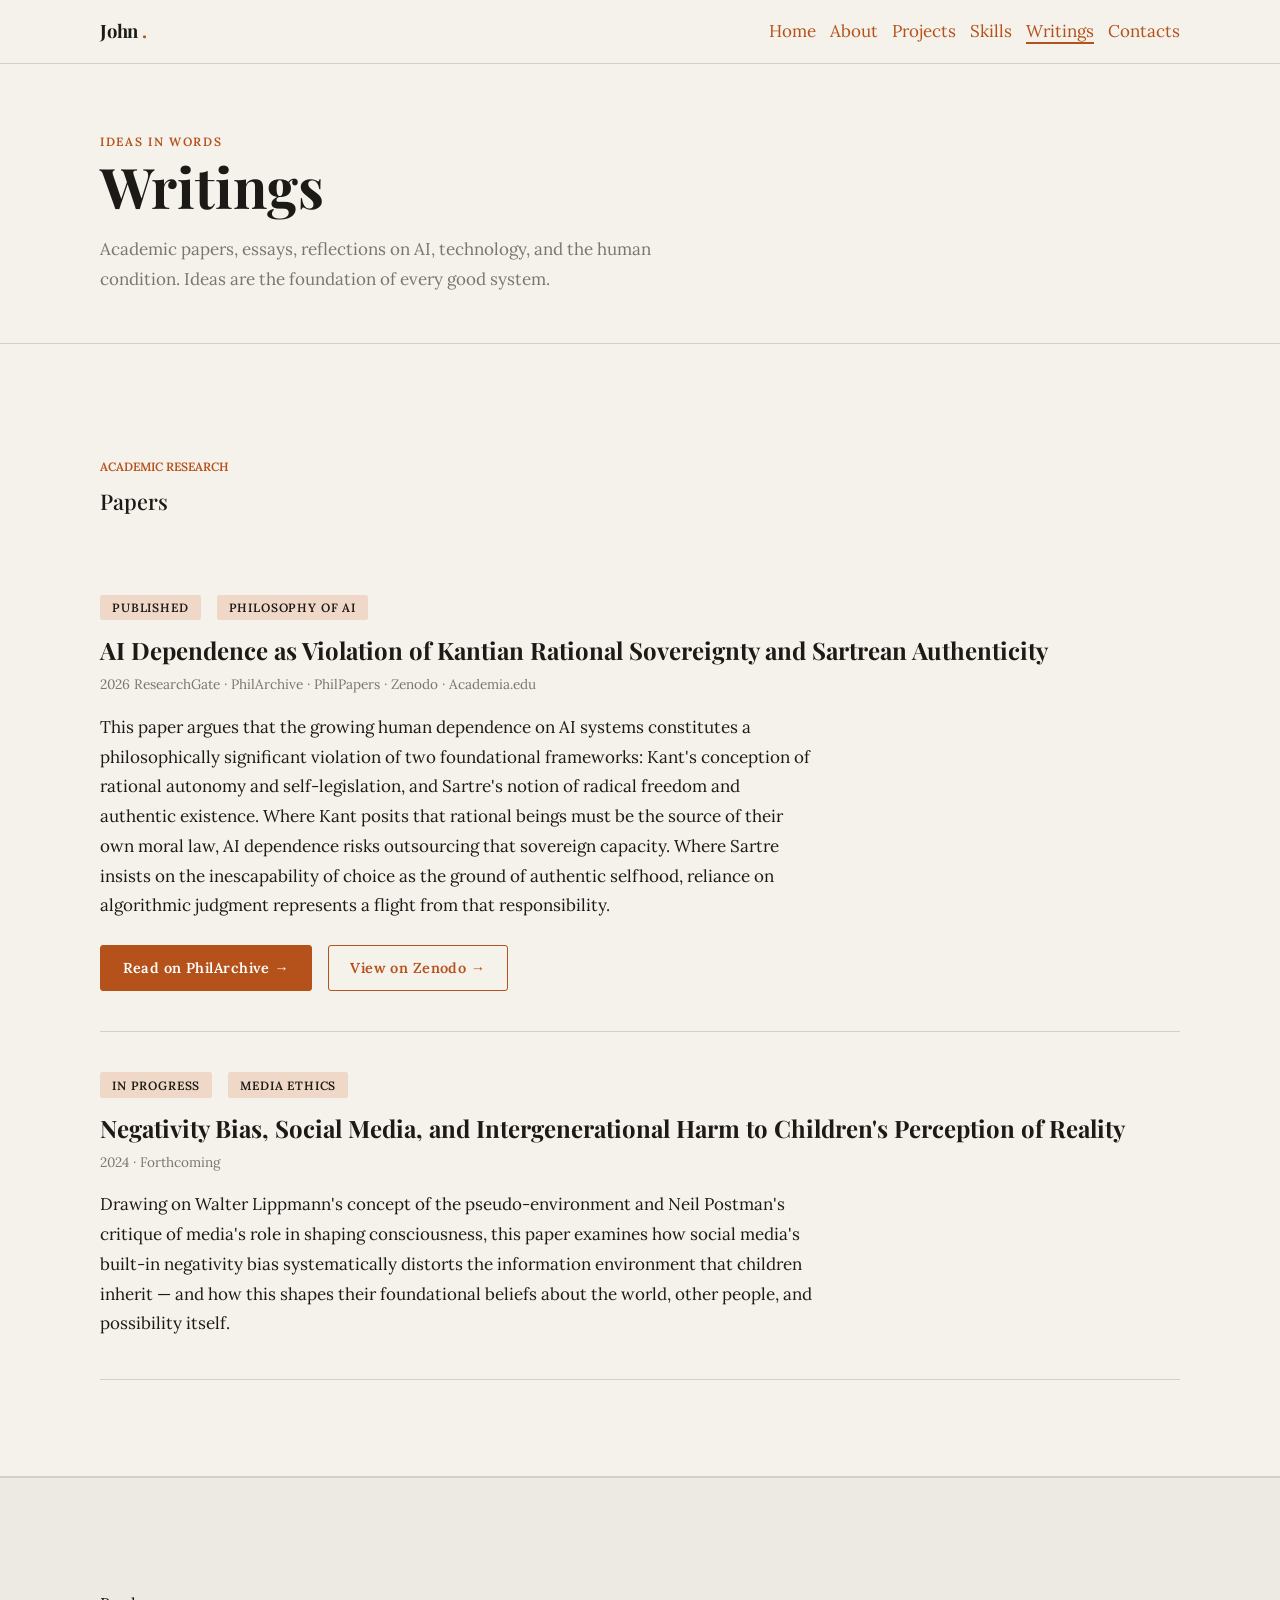
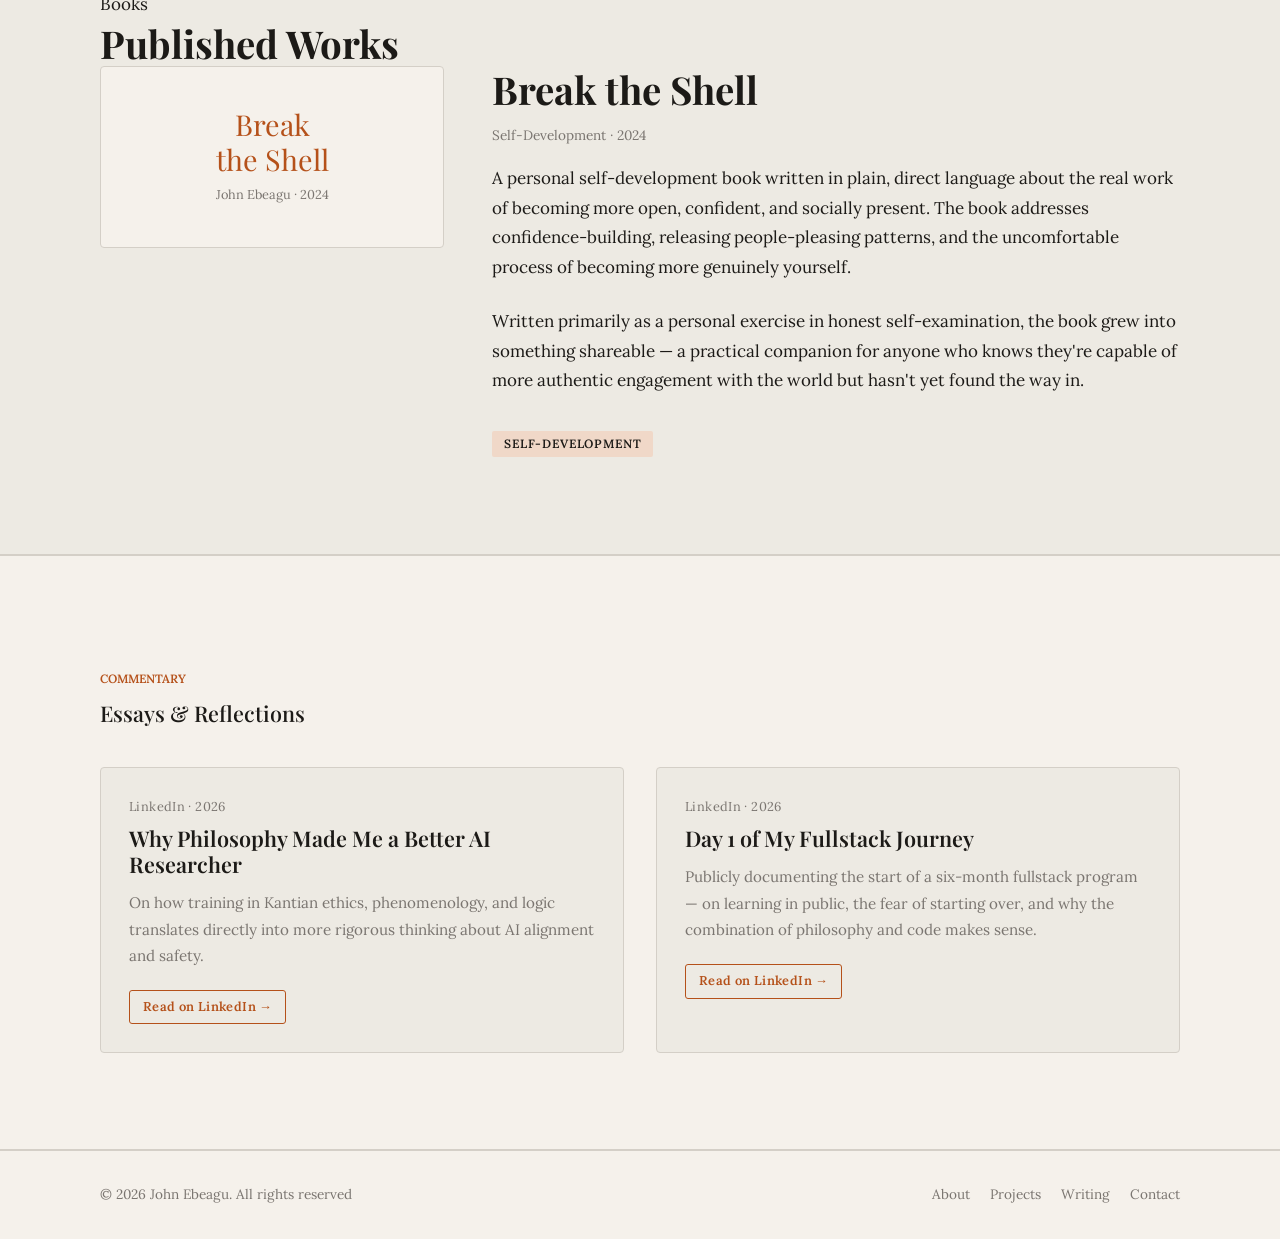
<file: Writings.html>
<!doctype html>
<html lang="en">
  <head>
    <meta charset="UTF-8" />
    <meta name="viewport" content="width=device-width, initial-scale=1.0" />
    <title>John Ebeagu — AI Ethics Researcher & Developer</title>
    <link rel="preconnect" href="https://fonts.googleapis.com" />
    <link
      href="https://fonts.googleapis.com/css2?family=Playfair+Display:ital,wght@0,700;1,400&family=Lora:ital,wght@0,400;0,600;1,400&family=JetBrains+Mono:wght@400;600&display=swap"
      rel="stylesheet"
    />
    <link rel="stylesheet" href="styles.css" />
  </head>
  <body>
    <!-- Nav bar -->
    <nav class="site-nav">
      <div class="container nav_inner">
        <a class="nav_logo" href="index.html">John <span>.</span></a>
        <ul>
          <li><a href="index.html">Home</a></li>
          <li><a href="About.html">About</a></li>
          <li><a href="Project.html">Projects</a></li>
          <li><a href="Skills.html">Skills</a></li>
          <li><a href="Writings.html" class="active">Writings</a></li>
          <li><a href="Contact.html">Contacts</a></li>
        </ul>
      </div>
    </nav>
    <div class="page-hero">
      <div class="container" style="margin-top: 3em">
        <p class="page-hero__label">Ideas in Words</p>
        <h1 class="page-hero__title">Writings</h1>
        <p class="page-hero__desc">
          Academic papers, essays, reflections on AI, technology, and the human
          condition. Ideas are the foundation of every good system.
        </p>
      </div>
    </div>
    <section class="section">
      <div class="container">
        <p class="section_label">Academic Research</p>
        <h1 class="section_title">Papers</h1>
        <article
          style="
            padding-block: 2.5rem;
            border-bottom: 1px solid var(--clr-border);
          "
        >
          <div
            style="
              display: flex;
              gap: 1rem;
              align-items: flex-start;
              margin-bottom: 1rem;
              flex-wrap: wrap;
            "
          >
            <span class="tag">Published</span>
            <span class="tag">Philosophy of AI</span>
          </div>
          <h2 style="font-size: 1.5rem; margin-bottom: 0.5rem">
            AI Dependence as Violation of Kantian Rational Sovereignty and
            Sartrean Authenticity
          </h2>
          <p class="text-muted" style="font-size: 0.85rem; margin-bottom: 1rem">
            2026 ResearchGate · PhilArchive · PhilPapers · Zenodo · Academia.edu
          </p>
          <p style="max-width: 65ch; margin-bottom: 1.5rem">
            This paper argues that the growing human dependence on AI systems
            constitutes a philosophically significant violation of two
            foundational frameworks: Kant's conception of rational autonomy and
            self-legislation, and Sartre's notion of radical freedom and
            authentic existence. Where Kant posits that rational beings must be
            the source of their own moral law, AI dependence risks outsourcing
            that sovereign capacity. Where Sartre insists on the inescapability
            of choice as the ground of authentic selfhood, reliance on
            algorithmic judgment represents a flight from that responsibility.
          </p>
          <div class="flex-center gap-md">
            <a href="#" class="btn btn--primary">Read on PhilArchive →</a>
            <a href="#" class="btn btn--outline">View on Zenodo →</a>
          </div>
        </article>
        <article
          style="
            padding-block: 2.5rem;
            border-bottom: 1px solid var(--clr-border);
          "
        >
          <div
            style="
              display: flex;
              gap: 1rem;
              align-items: flex-start;
              margin-bottom: 1rem;
              flex-wrap: wrap;
            "
          >
            <span class="tag">In Progress</span>
            <span class="tag">Media Ethics</span>
          </div>
          <h2 style="font-size: 1.5rem; margin-bottom: 0.5rem">
            Negativity Bias, Social Media, and Intergenerational Harm to
            Children's Perception of Reality
          </h2>
          <p class="text-muted" style="font-size: 0.85rem; margin-bottom: 1rem">
            2024 · Forthcoming
          </p>
          <p style="max-width: 65ch">
            Drawing on Walter Lippmann's concept of the pseudo-environment and
            Neil Postman's critique of media's role in shaping consciousness,
            this paper examines how social media's built-in negativity bias
            systematically distorts the information environment that children
            inherit — and how this shapes their foundational beliefs about the
            world, other people, and possibility itself.
          </p>
        </article>
      </div>
    </section>
    <section class="section" style="background: var(--clr-surface)">
      <div class="container">
        <p class="section__label">Books</p>
        <h2 class="section__title">Published Works</h2>

        <div
          style="
            display: grid;
            grid-template-columns: 1fr 2fr;
            gap: 3rem;
            align-items: start;
          "
        >
          <div
            style="
              background: var(--clr-bg);
              border: 1px solid var(--clr-border);
              padding: 2.5rem;
              text-align: center;
              border-radius: 4px;
            "
          >
            <p
              style="
                font-family: var(--font-display);
                font-size: 1.8rem;
                color: var(--clr-accent);
                margin-bottom: 0.5rem;
                line-height: 1.2;
              "
            >
              Break<br />the Shell
            </p>
            <p class="text-muted" style="font-size: 0.8rem">
              John Ebeagu · 2024
            </p>
          </div>
          <div>
            <h2 style="margin-bottom: 0.75rem">Break the Shell</h2>
            <p
              class="text-muted"
              style="font-size: 0.85rem; margin-bottom: 1rem"
            >
              Self-Development · 2024
            </p>
            <p class="mb-3">
              A personal self-development book written in plain, direct language
              about the real work of becoming more open, confident, and socially
              present. The book addresses confidence-building, releasing
              people-pleasing patterns, and the uncomfortable process of
              becoming more genuinely yourself.
            </p>
            <p class="mb-4">
              Written primarily as a personal exercise in honest
              self-examination, the book grew into something shareable — a
              practical companion for anyone who knows they're capable of more
              authentic engagement with the world but hasn't yet found the way
              in.
            </p>
            <span class="tag">Self-Development</span>
          </div>
        </div>
      </div>
    </section>
    <section class="section">
      <div class="container">
        <p class="section_label">Commentary</p>
        <h2 class="section_title">Essays & Reflections</h2>
        <div class="grid-2">
          <article class="card">
            <p class="card_meta">LinkedIn · 2026</p>
            <h3 class="card_title">
              Why Philosophy Made Me a Better AI Researcher
            </h3>
            <p class="card_body">
              On how training in Kantian ethics, phenomenology, and logic
              translates directly into more rigorous thinking about AI alignment
              and safety.
            </p>
            <a
              href="#"
              class="btn btn--outline"
              style="font-size: 0.8rem; padding: 0.4em 1em"
              >Read on LinkedIn →</a
            >
          </article>

          <article class="card">
            <p class="card_meta">LinkedIn · 2026</p>
            <h3 class="card_title">Day 1 of My Fullstack Journey</h3>
            <p class="card_body">
              Publicly documenting the start of a six-month fullstack program —
              on learning in public, the fear of starting over, and why the
              combination of philosophy and code makes sense.
            </p>
            <a
              href="#"
              class="btn btn--outline"
              style="font-size: 0.8rem; padding: 0.4em 1em"
              >Read on LinkedIn →</a
            >
          </article>
        </div>
      </div>
    </section>
    <footer class="footer">
      <div class="container footer__inner">
        <p class="footer__copy">&copy; 2026 John Ebeagu. All rights reserved</p>
        <nav class="footer__links">
          <a href="About.html">About</a>
          <a href="Project.html">Projects</a>
          <a href="Writings.html">Writing</a>
          <a href="Contact.html">Contact</a>
        </nav>
      </div>
    </footer>
  </body>
</html>
</file>
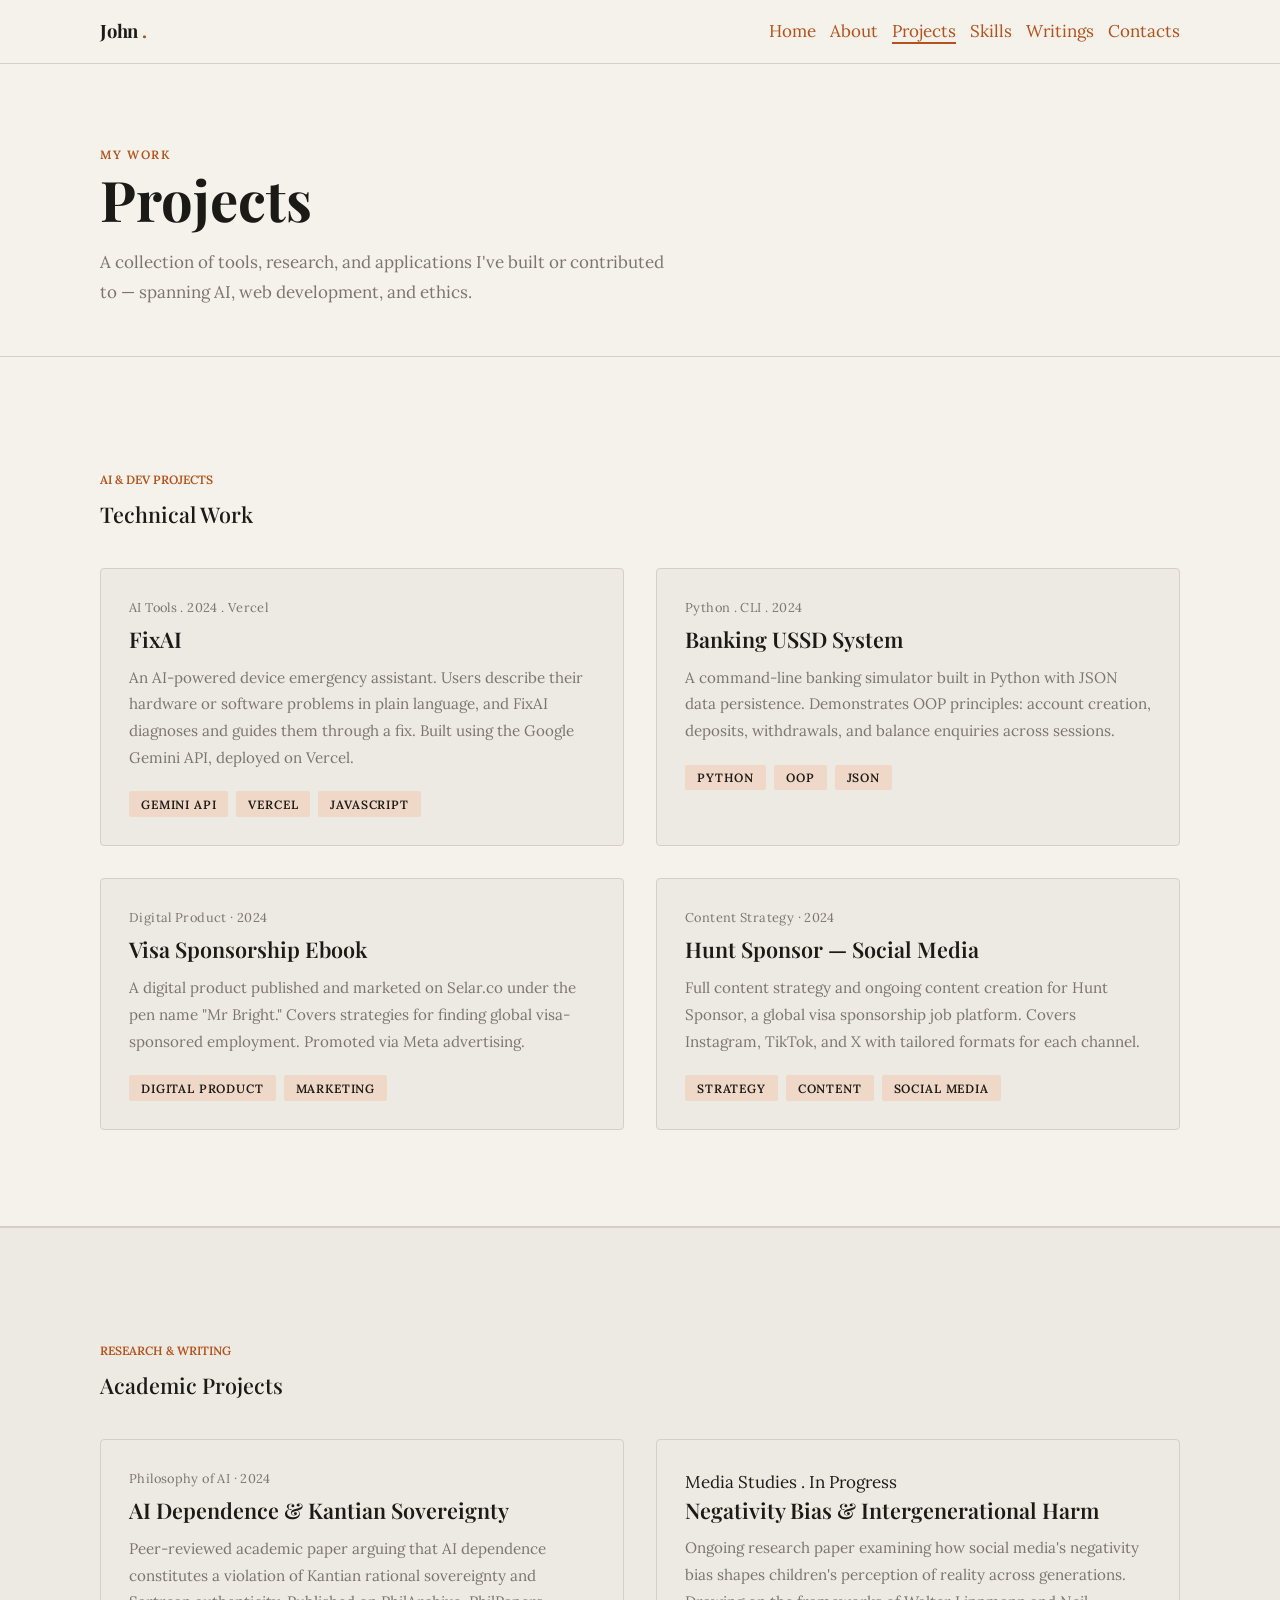
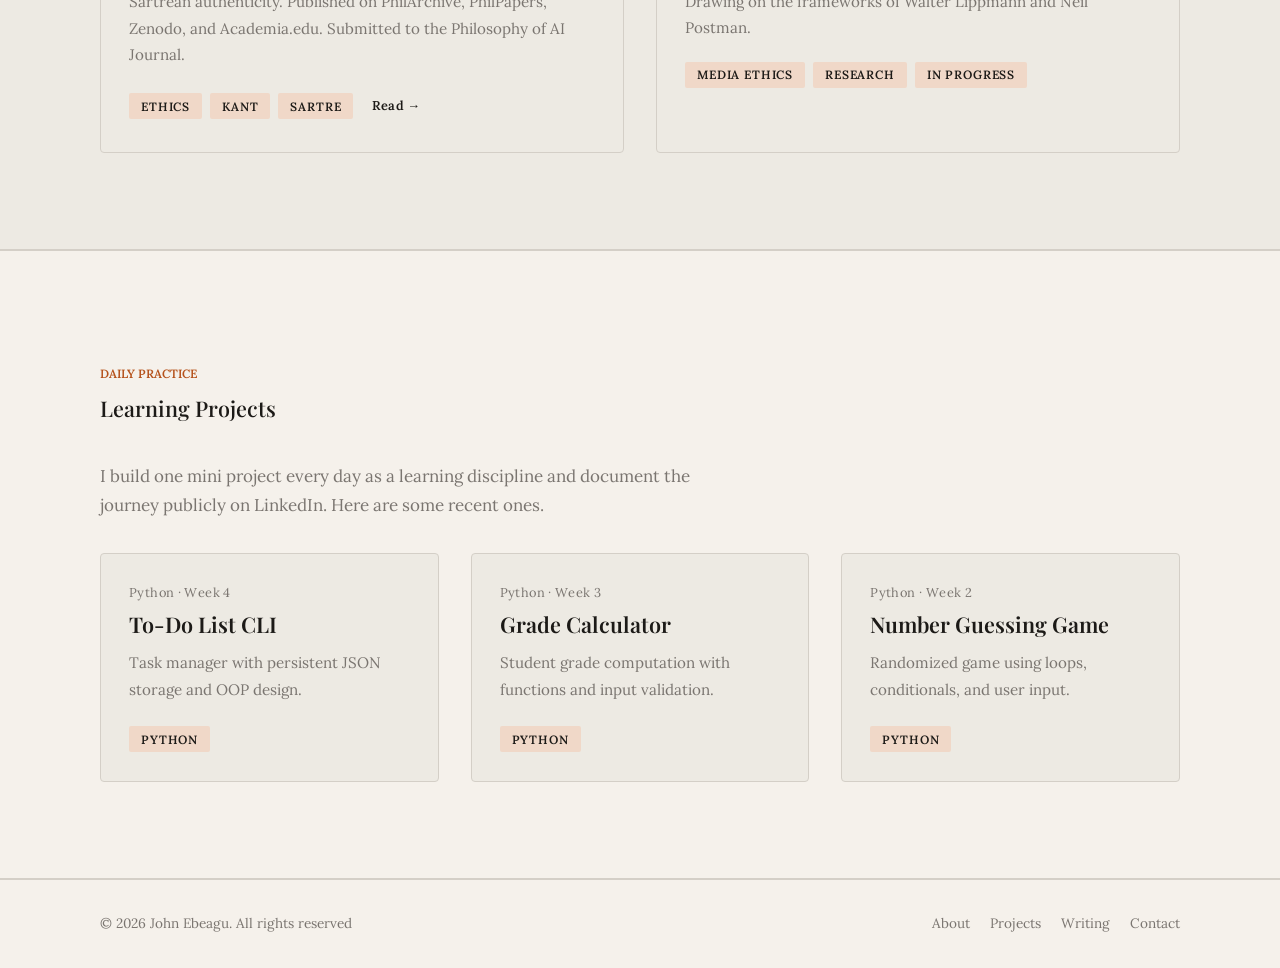
<file: Html/Project.html>
<!doctype html>
<html lang="en">
  <head>
    <meta charset="UTF-8" />
    <meta name="viewport" content="width=device-width, initial-scale=1.0" />
    <title>John Ebeagu — AI Ethics Researcher & Developer</title>
    <link rel="preconnect" href="https://fonts.googleapis.com" />
    <link
      href="https://fonts.googleapis.com/css2?family=Playfair+Display:ital,wght@0,700;1,400&family=Lora:ital,wght@0,400;0,600;1,400&family=JetBrains+Mono:wght@400;600&display=swap"
      rel="stylesheet"
    />
    <link rel="stylesheet" href="styles.css" />
  </head>
  <body>
    <!-- Nav bar -->
    <nav class="site-nav">
      <div class="container nav_inner">
        <a class="nav_logo" href="index.html">John <span>.</span></a>
        <ul>
          <li><a href="index.html">Home</a></li>
          <li><a href="About.html">About</a></li>
          <li><a href="Project.html" class="active">Projects</a></li>
          <li><a href="Skills.html">Skills</a></li>
          <li><a href="Writings.html">Writings</a></li>
          <li><a href="Contact.html">Contacts</a></li>
        </ul>
      </div>
    </nav>

    <main>
      <div class="page-hero">
        <div class="container">
          <p class="page-hero__label">My Work</p>
          <h1 class="page-hero__title">Projects</h1>
          <p class="page-hero__desc">
            A collection of tools, research, and applications I've built or
            contributed to — spanning AI, web development, and ethics.
          </p>
        </div>
      </div>

      <section class="section">
        <div class="container">
          <p class="section_label">AI & Dev Projects</p>
          <h2 class="section_title">Technical Work</h2>

          <div class="grid-2">
            <!-- Project 1 -->
            <article class="card">
              <p class="card_meta">AI Tools . 2024 . Vercel</p>
              <h3 class="card_title">FixAI</h3>
              <p class="card_body">
                An AI-powered device emergency assistant. Users describe their
                hardware or software problems in plain language, and FixAI
                diagnoses and guides them through a fix. Built using the Google
                Gemini API, deployed on Vercel.
              </p>
              <div class="card_footer">
                <div class="flex gap-sm">
                  <span class="tag">Gemini API</span>
                  <span class="tag">Vercel</span>
                  <span class="tag">JavaScript</span>
                </div>
              </div>
            </article>

            <!-- Project 2 -->
            <article class="card">
              <p class="card_meta">Python . CLI . 2024</p>
              <h3 class="card_title">Banking USSD System</h3>
              <p class="card_body">
                A command-line banking simulator built in Python with JSON data
                persistence. Demonstrates OOP principles: account creation,
                deposits, withdrawals, and balance enquiries across sessions.
              </p>
              <div class="card_footer">
                <div class="flex gap-sm">
                  <span class="tag">Python</span>
                  <span class="tag">OOP</span>
                  <span class="tag">JSON</span>
                </div>
              </div>
            </article>
            <article class="card">
              <p class="card_meta">Digital Product · 2024</p>
              <h3 class="card_title">Visa Sponsorship Ebook</h3>
              <p class="card_body">
                A digital product published and marketed on Selar.co under the
                pen name "Mr Bright." Covers strategies for finding global
                visa-sponsored employment. Promoted via Meta advertising.
              </p>
              <div class="card_footer">
                <div class="flex gap-sm">
                  <span class="tag">Digital Product</span>
                  <span class="tag">Marketing</span>
                </div>
              </div>
            </article>

            <article class="card">
              <p class="card_meta">Content Strategy · 2024</p>
              <h3 class="card_title">Hunt Sponsor — Social Media</h3>
              <p class="card_body">
                Full content strategy and ongoing content creation for Hunt
                Sponsor, a global visa sponsorship job platform. Covers
                Instagram, TikTok, and X with tailored formats for each channel.
              </p>
              <div class="card_footer">
                <div class="flex gap-sm">
                  <span class="tag">Strategy</span>
                  <span class="tag">Content</span>
                  <span class="tag">Social Media</span>
                </div>
              </div>
            </article>
          </div>
        </div>
      </section>
      <section class="section" style="background: var(--clr-surface)">
        <div class="container">
          <p class="section_label">Research & Writing</p>
          <h2 class="section_title">Academic Projects</h2>
          <div class="grid-2">
            <article class="card">
              <p class="card_meta">Philosophy of AI · 2024</p>
              <h3 class="card_title">AI Dependence & Kantian Sovereignty</h3>
              <p class="card_body">
                Peer-reviewed academic paper arguing that AI dependence
                constitutes a violation of Kantian rational sovereignty and
                Sartrean authenticity. Published on PhilArchive, PhilPapers,
                Zenodo, and Academia.edu. Submitted to the Philosophy of AI
                Journal.
              </p>
              <div class="card_footer">
                <div class="card_footer">
                  <div class="flex gap-sm">
                    <span class="tag">Ethics</span>
                    <span class="tag">Kant</span>
                    <span class="tag">Sartre</span>
                  </div>
                  <a
                    href="Writings.html"
                    class="btn tn--outline"
                    style="font-size: 0.8rem; padding: 0.4em"
                    >Read →</a
                  >
                </div>
              </div>
            </article>
            <article class="card">
              <p class="card-meta">Media Studies . In Progress</p>
              <h3 class="card_title">
                Negativity Bias & Intergenerational Harm
              </h3>
              <p class="card_body">
                Ongoing research paper examining how social media's negativity
                bias shapes children's perception of reality across generations.
                Drawing on the frameworks of Walter Lippmann and Neil Postman.
              </p>
              <div class="card_footer">
              <div class="flex gap-sm">
                <span class="tag">Media Ethics</span>
                <span class="tag">Research</span>
                <span class="tag">In Progress</span>
              </div>
            </article>
          </div>
        </div>
      </section>
    <section class="section">
      <div class="container">
        <p class="section_label">Daily Practice</p>
        <h2 class="section_title">Learning Projects</h2>
        <p class="text-muted mb-4" style="max-width: 55ch;">
          I build one mini project every day as a learning discipline and
          document the journey publicly on LinkedIn. Here are some recent ones.
        </p>
        <div class="grid-3">
          <div class="card">
            <p class="card_meta">Python · Week 4</p>
            <h3 class="card_title">To-Do List CLI</h3>
            <p class="card_body">Task manager with persistent JSON storage and OOP design.</p>
            <span class="tag">Python</span>
          </div>
          <div class="card">
            <p class="card_meta">Python · Week 3</p>
            <h3 class="card_title">Grade Calculator</h3>
            <p class="card_body">Student grade computation with functions and input validation.</p>
            <span class="tag">Python</span>
          </div>
          <div class="card">
            <p class="card_meta">Python · Week 2</p>
            <h3 class="card_title">Number Guessing Game</h3>
            <p class="card_body">Randomized game using loops, conditionals, and user input.</p>
            <span class="tag">Python</span>
          </div>
    </main>

    <footer class="footer">
      <div class="container footer__inner">
        <p class="footer__copy">&copy; 2026 John Ebeagu. All rights reserved</p>
        <nav class="footer__links">
          <a href="About.html">About</a>
          <a href="Project.html">Projects</a>
          <a href="Writings.html">Writing</a>
          <a href="Contact.html">Contact</a>
        </nav>
      </div>
    </footer>
  </body>
</html>
</file>
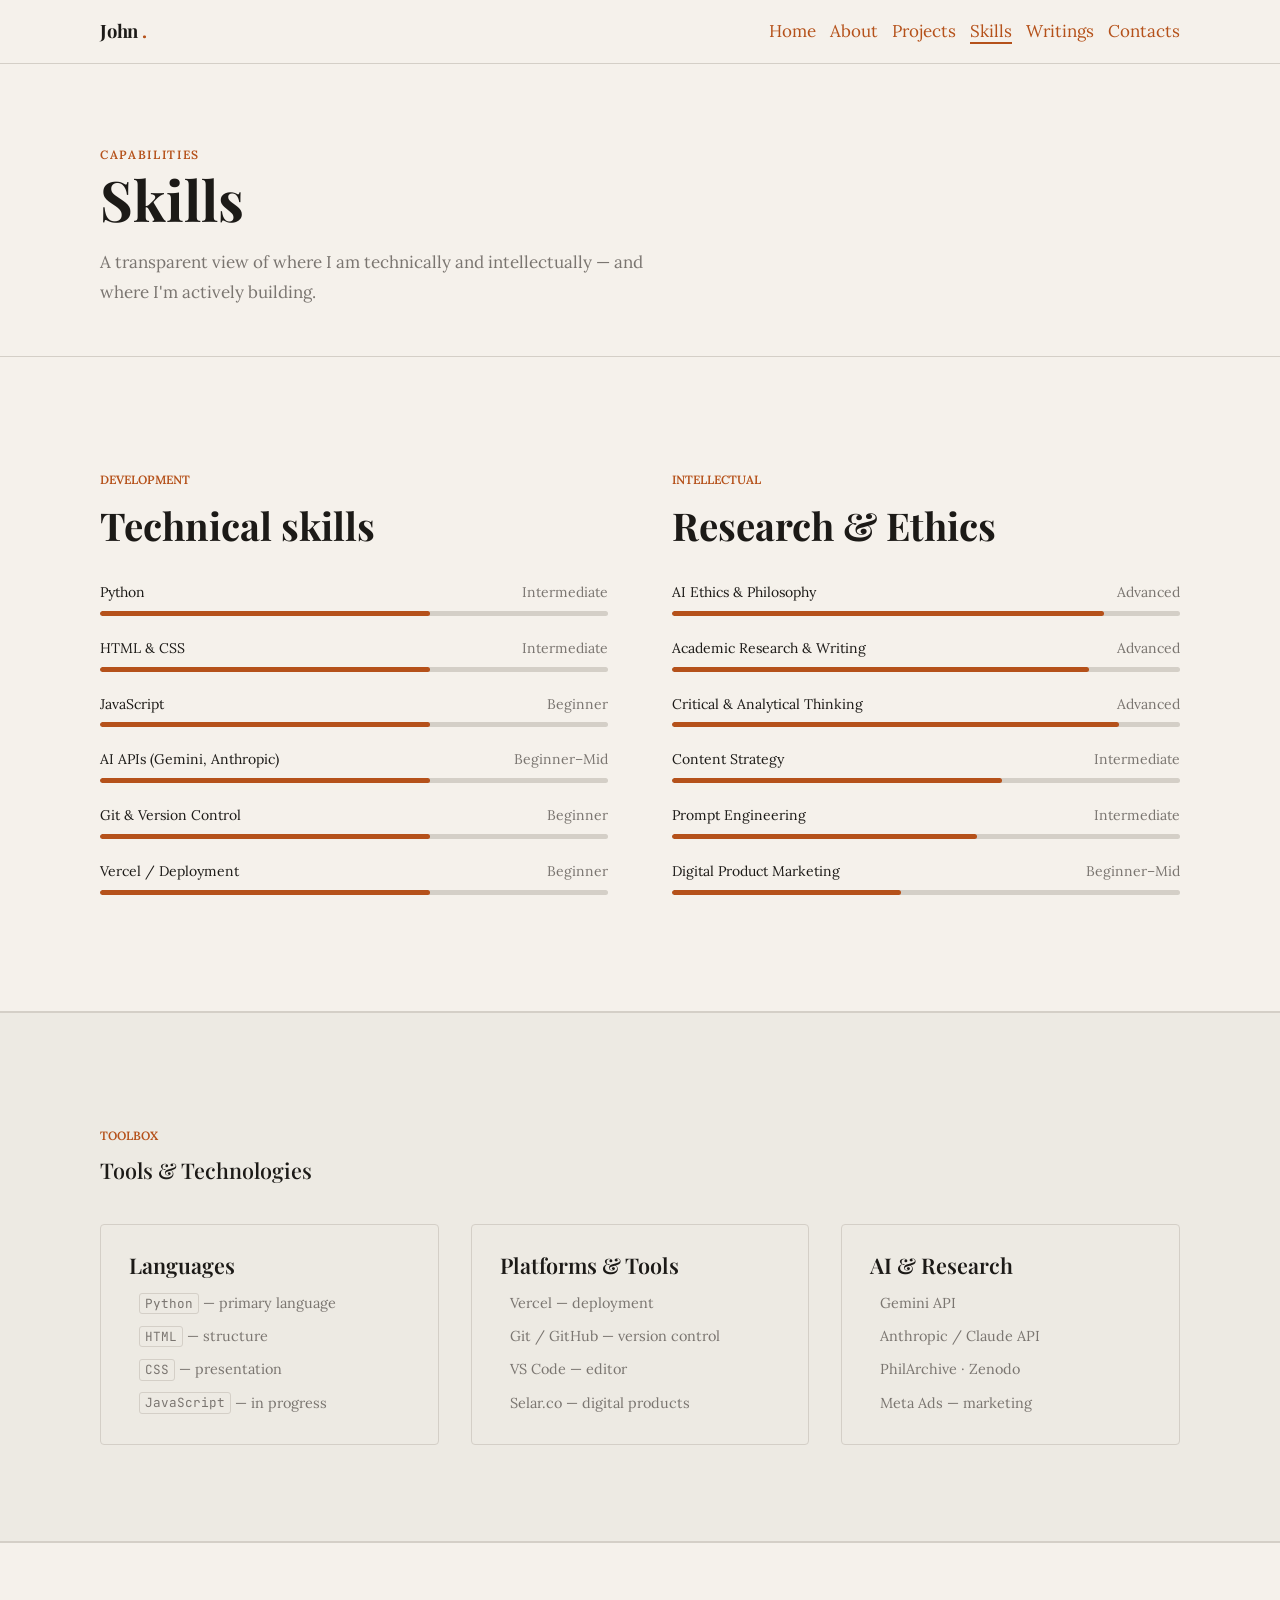
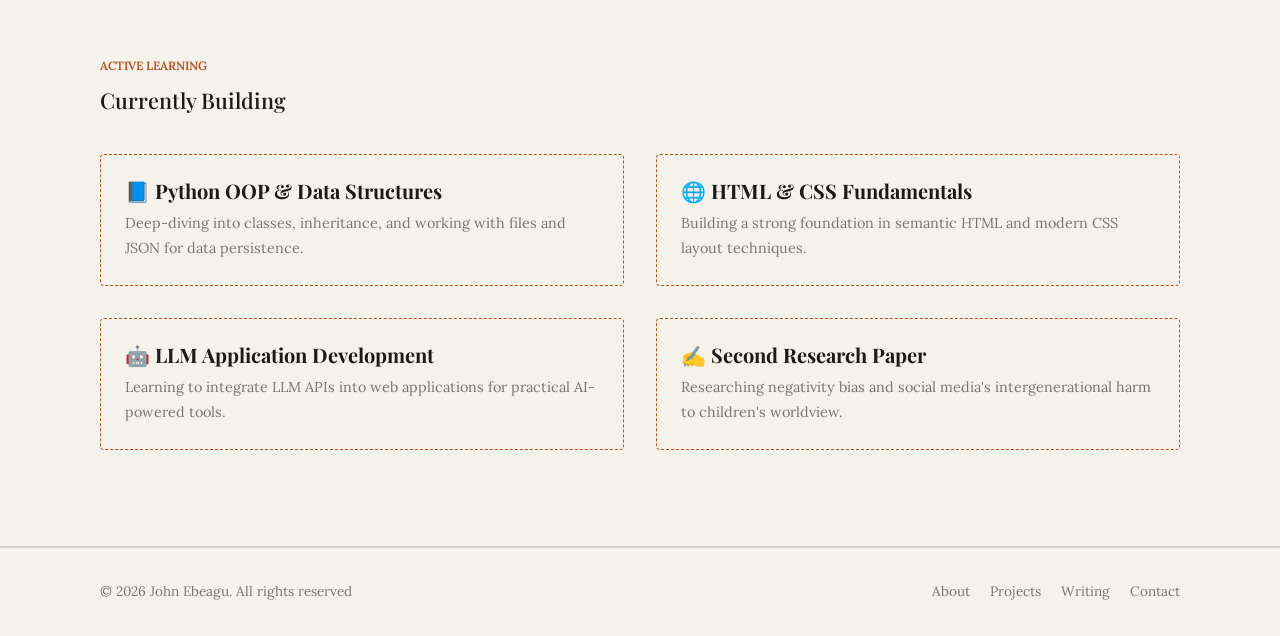
<file: Html/Skills.html>
<!doctype html>
<html lang="en">
  <head>
    <meta charset="UTF-8" />
    <meta name="viewport" content="width=device-width, initial-scale=1.0" />
    <title>John Ebeagu — AI Ethics Researcher & Developer</title>
    <link rel="preconnect" href="https://fonts.googleapis.com" />
    <link
      href="https://fonts.googleapis.com/css2?family=Playfair+Display:ital,wght@0,700;1,400&family=Lora:ital,wght@0,400;0,600;1,400&family=JetBrains+Mono:wght@400;600&display=swap"
      rel="stylesheet"
    />
    <link rel="stylesheet" href="styles.css" />
  </head>
  <body>
    <!-- Nav bar -->
    <nav class="site-nav">
      <div class="container nav_inner">
        <a class="nav_logo" href="index.html">John <span>.</span></a>
        <ul>
          <li><a href="index.html">Home</a></li>
          <li><a href="About.html">About</a></li>
          <li><a href="Project.html">Projects</a></li>
          <li><a href="Skills.html" class="active">Skills</a></li>
          <li><a href="Writings.html">Writings</a></li>
          <li><a href="Contact.html">Contacts</a></li>
        </ul>
      </div>
    </nav>
    <main>
      <div class="page-hero">
        <div class="container">
          <p class="page-hero__label">Capabilities</p>
          <h1 class="page-hero__title">Skills</h1>
          <p class="page-hero__desc">
            A transparent view of where I am technically and intellectually —
            and where I'm actively building.
          </p>
        </div>
      </div>
      <section class="section">
        <div class="container">
          <div style="display: grid; grid-template-columns: 1fr 1fr; gap: 4rem">
            <div>
              <p class="section_label">Development</p>
              <h2 style="margin-bottom: 2rem">Technical skills</h2>
              <div class="skill-bar">
                <div class="skill-bar__header">
                  <span>Python</span
                  ><span class="text-muted">Intermediate</span>
                </div>
                <div class="skill-bar__track">
                  <div class="skill-bar__fill" style="width: 65%"></div>
                </div>
              </div>
              <div class="skill-bar">
                <div class="skill-bar__header">
                  <span>HTML & CSS</span
                  ><span class="text-muted">Intermediate</span>
                </div>
                <div class="skill-bar__track">
                  <div class="skill-bar__fill" style="width: 65%"></div>
                </div>
              </div>
              <div class="skill-bar">
                <div class="skill-bar__header">
                  <span>JavaScript</span
                  ><span class="text-muted">Beginner</span>
                </div>
                <div class="skill-bar__track">
                  <div class="skill-bar__fill" style="width: 65%"></div>
                </div>
              </div>
              <div class="skill-bar">
                <div class="skill-bar__header">
                  <span>AI APIs (Gemini, Anthropic)</span
                  ><span class="text-muted">Beginner–Mid</span>
                </div>
                <div class="skill-bar__track">
                  <div class="skill-bar__fill" style="width: 65%"></div>
                </div>
              </div>
              <div class="skill-bar">
                <div class="skill-bar__header">
                  <span>Git & Version Control</span
                  ><span class="text-muted">Beginner</span>
                </div>
                <div class="skill-bar__track">
                  <div class="skill-bar__fill" style="width: 65%"></div>
                </div>
              </div>
              <div class="skill-bar">
                <div class="skill-bar__header">
                  <span>Vercel / Deployment</span
                  ><span class="text-muted">Beginner</span>
                </div>
                <div class="skill-bar__track">
                  <div class="skill-bar__fill" style="width: 65%"></div>
                </div>
              </div>
            </div>
            <div>
              <p class="section_label">Intellectual</p>
              <h2 style="margin-bottom: 2rem">Research & Ethics</h2>
              <div class="skill-bar">
                <div class="skill-bar__header">
                  <span>AI Ethics & Philosophy</span
                  ><span class="text-muted">Advanced</span>
                </div>
                <div class="skill-bar__track">
                  <div class="skill-bar__fill" style="width: 85%"></div>
                </div>
              </div>
              <div class="skill-bar">
                <div class="skill-bar__header">
                  <span>Academic Research & Writing</span
                  ><span class="text-muted">Advanced</span>
                </div>
                <div class="skill-bar__track">
                  <div class="skill-bar__fill" style="width: 82%"></div>
                </div>
              </div>
              <div class="skill-bar">
                <div class="skill-bar__header">
                  <span>Critical & Analytical Thinking</span
                  ><span class="text-muted">Advanced</span>
                </div>
                <div class="skill-bar__track">
                  <div class="skill-bar__fill" style="width: 88%"></div>
                </div>
              </div>
              <div class="skill-bar">
                <div class="skill-bar__header">
                  <span>Content Strategy</span
                  ><span class="text-muted">Intermediate</span>
                </div>
                <div class="skill-bar__track">
                  <div class="skill-bar__fill" style="width: 65%"></div>
                </div>
              </div>
              <div class="skill-bar">
                <div class="skill-bar__header">
                  <span>Prompt Engineering</span
                  ><span class="text-muted">Intermediate</span>
                </div>
                <div class="skill-bar__track">
                  <div class="skill-bar__fill" style="width: 60%"></div>
                </div>
              </div>
              <div class="skill-bar">
                <div class="skill-bar__header">
                  <span>Digital Product Marketing</span
                  ><span class="text-muted">Beginner–Mid</span>
                </div>
                <div class="skill-bar__track">
                  <div class="skill-bar__fill" style="width: 45%"></div>
                </div>
              </div>
            </div>
          </div>
        </div>
      </section>
      <section class="section" style="background: var(--clr-surface)">
        <div class="container">
          <p class="section_label">Toolbox</p>
          <h2 class="section_title">Tools & Technologies</h2>
          <div class="grid-3">
            <div class="card">
              <h3 class="card_title">Languages</h3>
              <ul
                style="
                  display: flex;
                  flex-direction: column;
                  gap: 0.5rem;
                  font-size: 0.9rem;
                  color: var(--clr-muted);
                "
              >
                <li><code>Python</code> — primary language</li>
                <li><code>HTML</code> — structure</li>
                <li><code>CSS</code> — presentation</li>
                <li><code>JavaScript</code> — in progress</li>
              </ul>
            </div>

            <div class="card">
              <h3 class="card_title">Platforms & Tools</h3>
              <ul
                style="
                  display: flex;
                  flex-direction: column;
                  gap: 0.5rem;
                  font-size: 0.9rem;
                  color: var(--clr-muted);
                "
              >
                <li>Vercel — deployment</li>
                <li>Git / GitHub — version control</li>
                <li>VS Code — editor</li>
                <li>Selar.co — digital products</li>
              </ul>
            </div>

            <div class="card">
              <h3 class="card_title">AI & Research</h3>
              <ul
                style="
                  display: flex;
                  flex-direction: column;
                  gap: 0.5rem;
                  font-size: 0.9rem;
                  color: var(--clr-muted);
                "
              >
                <li>Gemini API</li>
                <li>Anthropic / Claude API</li>
                <li>PhilArchive · Zenodo</li>
                <li>Meta Ads — marketing</li>
              </ul>
            </div>
          </div>
        </div>
      </section>
      <section class="section">
        <div class="container">
          <p class="section_label">Active Learning</p>
          <h2 class="section_title">Currently Building</h2>
          <div class="grid-2">
            <div
              style="
                padding: 1.5rem;
                border: 1.5px dashed var(--clr-accent);
                border-radius: 4px;
              "
            >
              <h3 style="margin-bottom: 0.5rem">
                📘 Python OOP & Data Structures
              </h3>
              <p class="text-muted" style="font-size: 0.9rem">
                Deep-diving into classes, inheritance, and working with files
                and JSON for data persistence.
              </p>
            </div>
            <div
              style="
                padding: 1.5rem;
                border: 1.5px dashed var(--clr-accent);
                border-radius: 4px;
              "
            >
              <h3 style="margin-bottom: 0.5rem">🌐 HTML & CSS Fundamentals</h3>
              <p class="text-muted" style="font-size: 0.9rem">
                Building a strong foundation in semantic HTML and modern CSS
                layout techniques.
              </p>
            </div>
            <div
              style="
                padding: 1.5rem;
                border: 1.5px dashed var(--clr-accent);
                border-radius: 4px;
              "
            >
              <h3 style="margin-bottom: 0.5rem">
                🤖 LLM Application Development
              </h3>
              <p class="text-muted" style="font-size: 0.9rem">
                Learning to integrate LLM APIs into web applications for
                practical AI-powered tools.
              </p>
            </div>
            <div
              style="
                padding: 1.5rem;
                border: 1.5px dashed var(--clr-accent);
                border-radius: 4px;
              "
            >
              <h3 style="margin-bottom: 0.5rem">✍️ Second Research Paper</h3>
              <p class="text-muted" style="font-size: 0.9rem">
                Researching negativity bias and social media's intergenerational
                harm to children's worldview.
              </p>
            </div>
          </div>
        </div>
      </section>
    </main>
    <footer class="footer">
      <div class="container footer__inner">
        <p class="footer__copy">&copy; 2026 John Ebeagu. All rights reserved</p>
        <nav class="footer__links">
          <a href="About.html">About</a>
          <a href="Project.html">Projects</a>
          <a href="Writings.html">Writing</a>
          <a href="Contact.html">Contact</a>
        </nav>
      </div>
    </footer>
  </body>
</html>
</file>
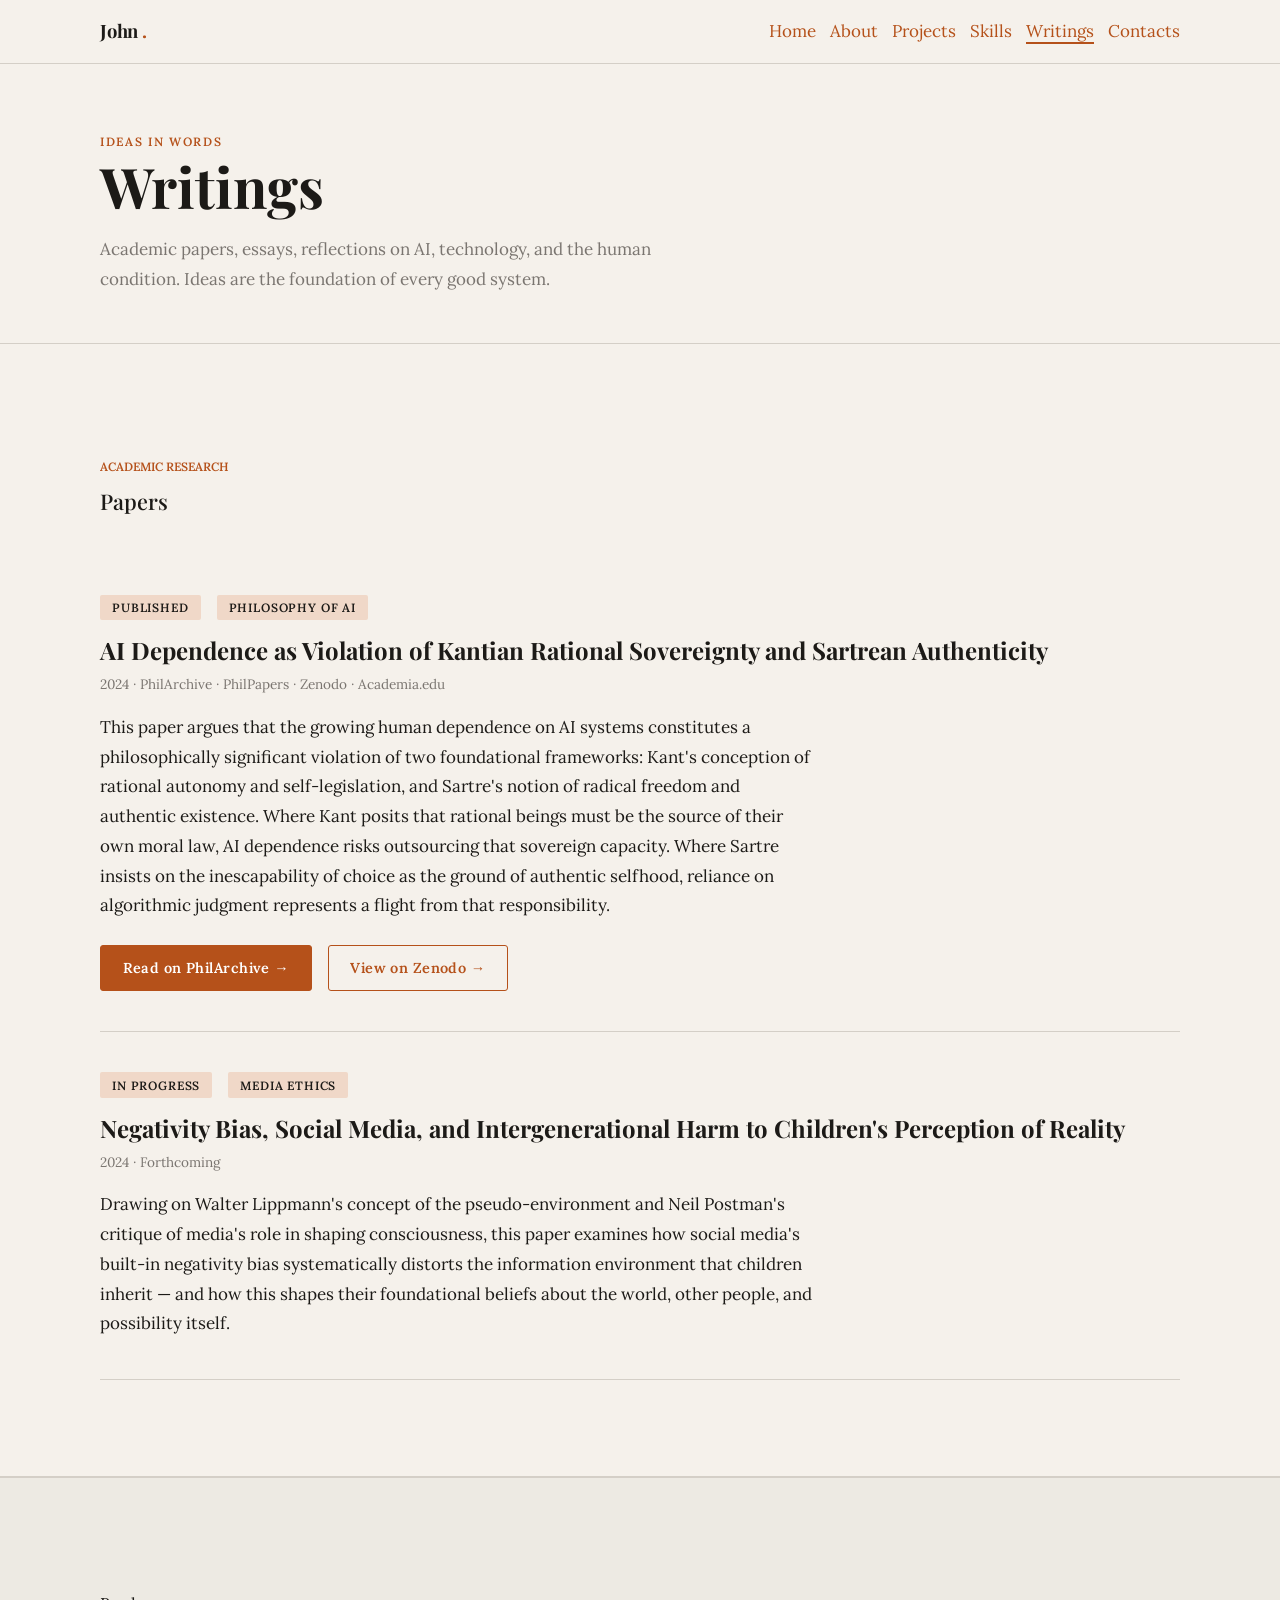
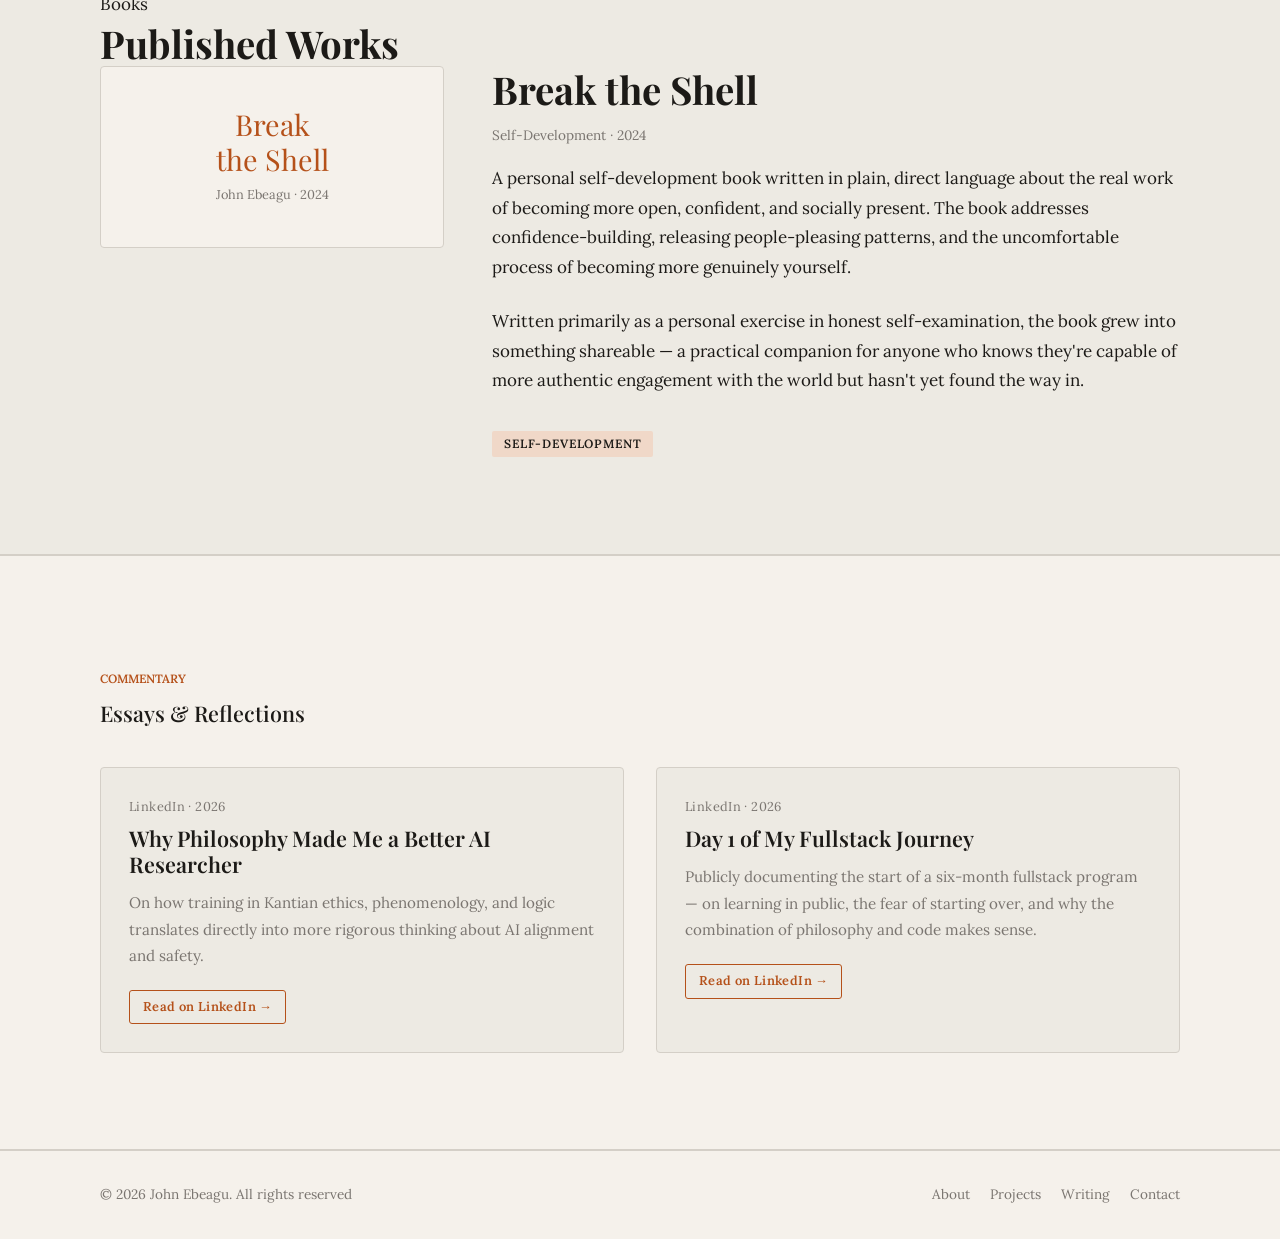
<file: Html/Writings.html>
<!doctype html>
<html lang="en">
  <head>
    <meta charset="UTF-8" />
    <meta name="viewport" content="width=device-width, initial-scale=1.0" />
    <title>John Ebeagu — AI Ethics Researcher & Developer</title>
    <link rel="preconnect" href="https://fonts.googleapis.com" />
    <link
      href="https://fonts.googleapis.com/css2?family=Playfair+Display:ital,wght@0,700;1,400&family=Lora:ital,wght@0,400;0,600;1,400&family=JetBrains+Mono:wght@400;600&display=swap"
      rel="stylesheet"
    />
    <link rel="stylesheet" href="styles.css" />
  </head>
  <body>
    <!-- Nav bar -->
    <nav class="site-nav">
      <div class="container nav_inner">
        <a class="nav_logo" href="index.html">John <span>.</span></a>
        <ul>
          <li><a href="index.html">Home</a></li>
          <li><a href="About.html">About</a></li>
          <li><a href="Project.html">Projects</a></li>
          <li><a href="Skills.html">Skills</a></li>
          <li><a href="Writings.html" class="active">Writings</a></li>
          <li><a href="Contact.html">Contacts</a></li>
        </ul>
      </div>
    </nav>
    <div class="page-hero">
      <div class="container" style="margin-top: 3em">
        <p class="page-hero__label">Ideas in Words</p>
        <h1 class="page-hero__title">Writings</h1>
        <p class="page-hero__desc">
          Academic papers, essays, reflections on AI, technology, and the human
          condition. Ideas are the foundation of every good system.
        </p>
      </div>
    </div>
    <section class="section">
      <div class="container">
        <p class="section_label">Academic Research</p>
        <h1 class="section_title">Papers</h1>
        <article
          style="
            padding-block: 2.5rem;
            border-bottom: 1px solid var(--clr-border);
          "
        >
          <div
            style="
              display: flex;
              gap: 1rem;
              align-items: flex-start;
              margin-bottom: 1rem;
              flex-wrap: wrap;
            "
          >
            <span class="tag">Published</span>
            <span class="tag">Philosophy of AI</span>
          </div>
          <h2 style="font-size: 1.5rem; margin-bottom: 0.5rem">
            AI Dependence as Violation of Kantian Rational Sovereignty and
            Sartrean Authenticity
          </h2>
          <p class="text-muted" style="font-size: 0.85rem; margin-bottom: 1rem">
            2024 · PhilArchive · PhilPapers · Zenodo · Academia.edu
          </p>
          <p style="max-width: 65ch; margin-bottom: 1.5rem">
            This paper argues that the growing human dependence on AI systems
            constitutes a philosophically significant violation of two
            foundational frameworks: Kant's conception of rational autonomy and
            self-legislation, and Sartre's notion of radical freedom and
            authentic existence. Where Kant posits that rational beings must be
            the source of their own moral law, AI dependence risks outsourcing
            that sovereign capacity. Where Sartre insists on the inescapability
            of choice as the ground of authentic selfhood, reliance on
            algorithmic judgment represents a flight from that responsibility.
          </p>
          <div class="flex-center gap-md">
            <a href="#" class="btn btn--primary">Read on PhilArchive →</a>
            <a href="#" class="btn btn--outline">View on Zenodo →</a>
          </div>
        </article>
        <article
          style="
            padding-block: 2.5rem;
            border-bottom: 1px solid var(--clr-border);
          "
        >
          <div
            style="
              display: flex;
              gap: 1rem;
              align-items: flex-start;
              margin-bottom: 1rem;
              flex-wrap: wrap;
            "
          >
            <span class="tag">In Progress</span>
            <span class="tag">Media Ethics</span>
          </div>
          <h2 style="font-size: 1.5rem; margin-bottom: 0.5rem">
            Negativity Bias, Social Media, and Intergenerational Harm to
            Children's Perception of Reality
          </h2>
          <p class="text-muted" style="font-size: 0.85rem; margin-bottom: 1rem">
            2024 · Forthcoming
          </p>
          <p style="max-width: 65ch">
            Drawing on Walter Lippmann's concept of the pseudo-environment and
            Neil Postman's critique of media's role in shaping consciousness,
            this paper examines how social media's built-in negativity bias
            systematically distorts the information environment that children
            inherit — and how this shapes their foundational beliefs about the
            world, other people, and possibility itself.
          </p>
        </article>
      </div>
    </section>
    <section class="section" style="background: var(--clr-surface)">
      <div class="container">
        <p class="section__label">Books</p>
        <h2 class="section__title">Published Works</h2>

        <div
          style="
            display: grid;
            grid-template-columns: 1fr 2fr;
            gap: 3rem;
            align-items: start;
          "
        >
          <div
            style="
              background: var(--clr-bg);
              border: 1px solid var(--clr-border);
              padding: 2.5rem;
              text-align: center;
              border-radius: 4px;
            "
          >
            <p
              style="
                font-family: var(--font-display);
                font-size: 1.8rem;
                color: var(--clr-accent);
                margin-bottom: 0.5rem;
                line-height: 1.2;
              "
            >
              Break<br />the Shell
            </p>
            <p class="text-muted" style="font-size: 0.8rem">
              John Ebeagu · 2024
            </p>
          </div>
          <div>
            <h2 style="margin-bottom: 0.75rem">Break the Shell</h2>
            <p
              class="text-muted"
              style="font-size: 0.85rem; margin-bottom: 1rem"
            >
              Self-Development · 2024
            </p>
            <p class="mb-3">
              A personal self-development book written in plain, direct language
              about the real work of becoming more open, confident, and socially
              present. The book addresses confidence-building, releasing
              people-pleasing patterns, and the uncomfortable process of
              becoming more genuinely yourself.
            </p>
            <p class="mb-4">
              Written primarily as a personal exercise in honest
              self-examination, the book grew into something shareable — a
              practical companion for anyone who knows they're capable of more
              authentic engagement with the world but hasn't yet found the way
              in.
            </p>
            <span class="tag">Self-Development</span>
          </div>
        </div>
      </div>
    </section>
    <section class="section">
      <div class="container">
        <p class="section_label">Commentary</p>
        <h2 class="section_title">Essays & Reflections</h2>
        <div class="grid-2">
          <article class="card">
            <p class="card_meta">LinkedIn · 2026</p>
            <h3 class="card_title">
              Why Philosophy Made Me a Better AI Researcher
            </h3>
            <p class="card_body">
              On how training in Kantian ethics, phenomenology, and logic
              translates directly into more rigorous thinking about AI alignment
              and safety.
            </p>
            <a
              href="#"
              class="btn btn--outline"
              style="font-size: 0.8rem; padding: 0.4em 1em"
              >Read on LinkedIn →</a
            >
          </article>

          <article class="card">
            <p class="card_meta">LinkedIn · 2026</p>
            <h3 class="card_title">Day 1 of My Fullstack Journey</h3>
            <p class="card_body">
              Publicly documenting the start of a six-month fullstack program —
              on learning in public, the fear of starting over, and why the
              combination of philosophy and code makes sense.
            </p>
            <a
              href="#"
              class="btn btn--outline"
              style="font-size: 0.8rem; padding: 0.4em 1em"
              >Read on LinkedIn →</a
            >
          </article>
        </div>
      </div>
    </section>
    <footer class="footer">
      <div class="container footer__inner">
        <p class="footer__copy">&copy; 2026 John Ebeagu. All rights reserved</p>
        <nav class="footer__links">
          <a href="About.html">About</a>
          <a href="Project.html">Projects</a>
          <a href="Writings.html">Writing</a>
          <a href="Contact.html">Contact</a>
        </nav>
      </div>
    </footer>
  </body>
</html>
</file>
<file: styles.css>
/* ── 1. VARIABLES ─────────────────────────────────────────── */
:root {
  /* Colors */
  --clr-bg:       #F5F1EB;       /* warm cream background     */
  --clr-surface:  #EDEAE3;       /* slightly darker surface   */
  --clr-border:   #D4CFC7;       /* subtle borders            */
  --clr-text:     #1C1A17;       /* near-black body text      */
  --clr-muted:    #7A7570;       /* secondary / caption text  */
  --clr-accent:   #B5511A;       /* burnt-orange accent       */
  --clr-accent-lt:#F0D8C8;       /* light tint of accent      */

  /* Typography */
  --font-display: 'Playfair Display', Georgia, serif;
  --font-body:    'Lora', Georgia, serif;
  --font-mono:    'JetBrains Mono', 'Courier New', monospace;

  /* Sizing */
  --max-w:        1080px;
  --gap:          2rem;
  --nav-h:        64px;

  /* Transitions */
  --ease:         0.22s ease;
}


/* ── 2. RESET ─────────────────────────────────────────────── */
*, *::before, *::after { box-sizing: border-box; margin: 0; padding: 0; }
html { scroll-behavior: smooth; }
img  { display: block; max-width: 100%; }
ul   { list-style: none; }
a    { color: inherit; text-decoration: none; }

.text-accent  { color: var(--clr-accent); }
.text-muted   { color: var(--clr-muted); }
.text-center  { text-align: center; }
.mt-1  { margin-top: 0.5rem; }
.mt-2  { margin-top: 1rem; }
.mt-3  { margin-top: 1.5rem; }
.mt-4  { margin-top: 2rem; }
.mb-1  { margin-bottom: 0.5rem; }
.mb-2  { margin-bottom: 1rem; }
.mb-3  { margin-bottom: 1.5rem; }
.mb-4  { margin-bottom: 2rem; }
.flex  { display: flex; }
.flex-center { display: flex; align-items: center; gap: 1rem; flex-wrap: wrap; }
.gap-sm  { gap: 0.5rem; }
.gap-md  { gap: 1rem; }



/* ── 3. BASE ──────────────────────────────────────────────── */
body {
  background-color: var(--clr-bg);
  color: var(--clr-text);
  font-family: var(--font-body);
  font-size: 1.0625rem;         /* 17px */
  line-height: 1.75;
  min-height: 100vh;
  display: flex;
  flex-direction: column;
}

h1, h2, h3, h4 {
  font-family: var(--font-display);
  font-weight: 700;
  line-height: 1.2;
}

h1 { font-size: clamp(2.2rem, 5vw, 3.5rem); }
h2 { font-size: clamp(1.6rem, 3.5vw, 2.4rem); }
h3 { font-size: 1.25rem; }
h4 { font-size: 1rem; font-family: var(--font-body); letter-spacing: 0.06em; }

p  { max-width: 65ch; }

strong { font-weight: 600; }

code {
  font-family: var(--font-mono);
  font-size: 0.88em;
  background: var(--clr-surface);
  border: 1px solid var(--clr-border);
  padding: 0.1em 0.4em;
  border-radius: 3px;
}

.container {
    width: min(var(--max-w), 100% - 2 * var(--gap));
    margin-inline: auto;
}
main {
    flex: 1;
    padding-top: var(--nav-h);
}
.site-nav {
    position: fixed;
    top: 0; left: 0; right: 0;
    height: var(--nav-h);
    background:rgba(245, 241, 235, 0.92) ;
    backdrop-filter: blur(8px);
    border-bottom: 1px solid var(--clr-border);
    z-index: 100;
}
.nav_inner {
    display: flex;
    align-items: center;
    justify-content: space-between;
    height: 100%;
}
.nav_logo{
font-family: var(--font-display);
font-size: 1.15rem;
font-weight: 700;
letter-spacing: -0.01em;
}
.nav_logo span {
    color: var(--clr-accent);
}

ul li  {
    list-style: none;
    text-decoration: none;
    display: inline-block;
    padding-left: 10px ;
    
}
ul li a {
    text-decoration: none;
    color: var(--clr-accent);
 } 
ul li a:hover{
    border-bottom: 2px solid var(--clr-accent);
} 
.active {
    border-bottom: 2px solid var(--clr-accent);
}
.section {
    padding-top: 7rem;
    padding-bottom: 6rem;
    border-bottom: 1px solid var(--clr-border);
     /* padding-block: 5rem ; */
}
 .section + .section {
  border-top: 1px solid var(--clr-border);
}
.section_label{
    font-family: var(--font-body);
    font-size: 0.75rem;
    font-weight: 600;
    text-transform: uppercase;
    color: var(--clr-accent);
    margin-bottom: 0.75rem;
}
.section_title {
    margin-bottom: 2.5rem;
    font-family: var(--font-display);
    font-size: 1.35rem;
    font-weight: 530;
}
em {
    font-style: italic;
    color: var(--clr-accent);
    letter-spacing:-0.11rem;
}
.mt-3 {
    font-size: 1.1em;
    color: var(--clr-muted);
    max-width: 52ch;
   
}
#description {
    margin-bottom: 2rem;
    display: none;
}
.flex-center {
display: flex;
align-items: center;
gap: 1rem;
flex-wrap: wrap;
}
.btn {
    display: inline-block;
    padding: 0.65em 1.5em;
    font-family: var(--font-body);
    font-size: 0.9rem;
    font-weight: 600;
    letter-spacing: 0.03em;
    border-radius: 3px;
    transition: background var(--ease), color var(--ease);
    cursor: pointer;
    border: 1.5px solid transparent;
   
}
.btn--primary {
 background: var(--clr-accent);
 color: white;
 border-color: var(--clr-accent);
}
.btn--outline {
   background: transparent;
   border-color: var(--clr-accent);
   color: var(--clr-accent);
   transition: 0.12s;
}
.btn--outline:hover{
    background: var(--clr-accent);
    color: white;
}
.btn--primary:hover {
    opacity: 0.8;
}

.grid-2 {
    display: grid;
    grid-template-columns: repeat(auto-fill, minmax(min(100%, 440px), 1fr));
    gap: var(--gap);
}

.card {
    background: var(--clr-surface);
    border: 1px solid var(--clr-border);
    border-radius: 4px;
    padding: 1.75rem;
    transition: border-color var(--ease), box-shadow var(--ease);
}
.card:hover {
    border-color: var(--clr-accent);
    box-shadow:  0 4px 24px rgba(0,0,0,0.07);
}
.card_meta {
    font-size: 0.8rem;
    color: var(--clr-muted);
    margin-bottom: 0.5rem;
    letter-spacing: 0.03em;
}
.card_title {
    margin-bottom: 0.75rem;
    font-family: var(--font-display);
    font-weight: 600;
    font-size: 1.35rem;
    
}
.card_body {
    color: var(--clr-muted);
    font-size: 0.95rem;
    margin-bottom: 1.25rem;
}
.card_footer {
    display: flex;
    align-items: center;
    justify-content: space-between;
    gap: 0.75rem;
    flex-wrap: wrap;
}
.tag {
    display: inline-block;
    padding: 0.2em 0.75rem;
    font-size: 0.75rem;
    font-weight: 600;
    letter-spacing: 0.07em;
    text-transform: uppercase;
    background: var(--clr-accent-lt)
    ;
    border-radius: 2px;
}
.link_text {
color: var(--clr-accent);
font-size: 0.9rem;
font-weight: 600;
}

.page-hero {
    padding-block: 5rem 3rem;
    border-bottom: 1px solid var(--clr-border) ;
}
.page-hero__label {
    font-size: 0.75rem;
    font-weight: 600;
    letter-spacing: 0.14em;
    text-transform: uppercase;
    color: var(--clr-accent);
}
.page-hero__title {
    margin-bottom: 1rem;
}
.page-hero__desc {
    color: var(--clr-muted);
    max-width: 52ch;
}
/* timeline */
.timeline {
    border-left: 2px solid var(--clr-border);
    padding-left: 1.7rem;
    display: flex;
    flex-direction: column;
    gap: 2.5rem;
}
.timeline__item {
    position: relative;
}
.timeline__item::before{
    content: "";
    position: absolute;
    left: -2.25rem;
    top: 0.35rem;
    width: 10px;
    height: 10px;
    background: var(--clr-accent);
    border-radius: 50%;
    border: 2px solid var(--clr-bg);
    outline: 2px solid var(--clr-accent);
}
.timeline__date {
    font-size: 0.78rem;
    letter-spacing: 0.1em;
    text-transform: uppercase;
    color: var(--clr-accent);
    font-weight: 600;
    margin-bottom: 0.3rem;
}
.timeline__title {
    margin-bottom: 0.25rem;
}
.timeline__org {
    font-size: 0.9rem;
    color: var(--clr-muted);
    font-style: italic;
    margin-bottom: 0.5rem;
}
.timeline__body {
    font-size: 0.95rem;
    color: var(--clr-muted);
}
.grid-3 {
    display: grid;
    grid-template-columns: repeat(auto-fill, minmax(min(100%,280px),1fr));
    gap: var(--gap);
}

.skill-bar {
    margin-bottom: 1.25rem;
}
.skill-bar__header {
    display: flex;
    justify-content: space-between;
    font-size: 0.875rem;
    margin-bottom: 0.4rem;
}
.skill-bar__track {
    height: 5px;
    background: var(--clr-border);
    border-radius: 99px;
    overflow: hidden;
}
.skill-bar__fill {
    height: 100%;
    background: var(--clr-accent);
    border-radius: 99px;
}
.form-group {
      display: flex;
  flex-direction: column;
  gap: 0.4rem;
  margin-bottom: 1.5rem;
}

    .form-group label {
  font-size: 0.85rem;
  font-weight: 600;
  letter-spacing: 0.04em;
}
.form-group input,
.form-group textarea,
.form-group select {
  background: var(--clr-surface);
  border: 1px solid var(--clr-border);
  border-radius: 3px;
  padding: 0.65em 0.9em;
  font-family: var(--font-body);
  font-size: 0.95rem;
  color: var(--clr-text);
  transition: border-color var(--ease);
  outline: none;
}
.form-group input:focus,
.form-group textarea:focus,
.form-group select:focus {
  border-color: var(--clr-accent);
}

.footer {
    border-top: 1px solid var(--clr-border);
    padding-block: 2rem;
    margin-top: auto;
}
.footer__inner {
    display: flex;
    align-items: center;
    justify-content: space-between;
    gap: 1rem;
    flex-wrap: wrap;
}
.footer__copy {
    font-size: 0.85rem;
    color: var(--clr-muted);
}

.footer__links {
    display: flex;
    gap: 1.25rem;
}
.footer__links a {
    font-size: 0.85rem;
    color: var(--clr-muted);
    transition: color var(--ease);
}
.footer__links a:hover {
    color: var(--clr-accent);
}
</file>
<file: Html/styles.css>
/* ── 1. VARIABLES ─────────────────────────────────────────── */
:root {
  /* Colors */
  --clr-bg:       #F5F1EB;       /* warm cream background     */
  --clr-surface:  #EDEAE3;       /* slightly darker surface   */
  --clr-border:   #D4CFC7;       /* subtle borders            */
  --clr-text:     #1C1A17;       /* near-black body text      */
  --clr-muted:    #7A7570;       /* secondary / caption text  */
  --clr-accent:   #B5511A;       /* burnt-orange accent       */
  --clr-accent-lt:#F0D8C8;       /* light tint of accent      */

  /* Typography */
  --font-display: 'Playfair Display', Georgia, serif;
  --font-body:    'Lora', Georgia, serif;
  --font-mono:    'JetBrains Mono', 'Courier New', monospace;

  /* Sizing */
  --max-w:        1080px;
  --gap:          2rem;
  --nav-h:        64px;

  /* Transitions */
  --ease:         0.22s ease;
}


/* ── 2. RESET ─────────────────────────────────────────────── */
*, *::before, *::after { box-sizing: border-box; margin: 0; padding: 0; }
html { scroll-behavior: smooth; }
img  { display: block; max-width: 100%; }
ul   { list-style: none; }
a    { color: inherit; text-decoration: none; }

.text-accent  { color: var(--clr-accent); }
.text-muted   { color: var(--clr-muted); }
.text-center  { text-align: center; }
.mt-1  { margin-top: 0.5rem; }
.mt-2  { margin-top: 1rem; }
.mt-3  { margin-top: 1.5rem; }
.mt-4  { margin-top: 2rem; }
.mb-1  { margin-bottom: 0.5rem; }
.mb-2  { margin-bottom: 1rem; }
.mb-3  { margin-bottom: 1.5rem; }
.mb-4  { margin-bottom: 2rem; }
.flex  { display: flex; }
.flex-center { display: flex; align-items: center; gap: 1rem; flex-wrap: wrap; }
.gap-sm  { gap: 0.5rem; }
.gap-md  { gap: 1rem; }



/* ── 3. BASE ──────────────────────────────────────────────── */
body {
  background-color: var(--clr-bg);
  color: var(--clr-text);
  font-family: var(--font-body);
  font-size: 1.0625rem;         /* 17px */
  line-height: 1.75;
  min-height: 100vh;
  display: flex;
  flex-direction: column;
}

h1, h2, h3, h4 {
  font-family: var(--font-display);
  font-weight: 700;
  line-height: 1.2;
}

h1 { font-size: clamp(2.2rem, 5vw, 3.5rem); }
h2 { font-size: clamp(1.6rem, 3.5vw, 2.4rem); }
h3 { font-size: 1.25rem; }
h4 { font-size: 1rem; font-family: var(--font-body); letter-spacing: 0.06em; }

p  { max-width: 65ch; }

strong { font-weight: 600; }

code {
  font-family: var(--font-mono);
  font-size: 0.88em;
  background: var(--clr-surface);
  border: 1px solid var(--clr-border);
  padding: 0.1em 0.4em;
  border-radius: 3px;
}

.container {
    width: min(var(--max-w), 100% - 2 * var(--gap));
    margin-inline: auto;
}
main {
    flex: 1;
    padding-top: var(--nav-h);
}
.site-nav {
    position: fixed;
    top: 0; left: 0; right: 0;
    height: var(--nav-h);
    background:rgba(245, 241, 235, 0.92) ;
    backdrop-filter: blur(8px);
    border-bottom: 1px solid var(--clr-border);
    z-index: 100;
}
.nav_inner {
    display: flex;
    align-items: center;
    justify-content: space-between;
    height: 100%;
}
.nav_logo{
font-family: var(--font-display);
font-size: 1.15rem;
font-weight: 700;
letter-spacing: -0.01em;
}
.nav_logo span {
    color: var(--clr-accent);
}

ul li  {
    list-style: none;
    text-decoration: none;
    display: inline-block;
    padding-left: 10px ;
    
}
ul li a {
    text-decoration: none;
    color: var(--clr-accent);
 } 
ul li a:hover{
    border-bottom: 2px solid var(--clr-accent);
} 
.active {
    border-bottom: 2px solid var(--clr-accent);
}
.section {
    padding-top: 7rem;
    padding-bottom: 6rem;
    border-bottom: 1px solid var(--clr-border);
     /* padding-block: 5rem ; */
}
 .section + .section {
  border-top: 1px solid var(--clr-border);
}
.section_label{
    font-family: var(--font-body);
    font-size: 0.75rem;
    font-weight: 600;
    text-transform: uppercase;
    color: var(--clr-accent);
    margin-bottom: 0.75rem;
}
.section_title {
    margin-bottom: 2.5rem;
    font-family: var(--font-display);
    font-size: 1.35rem;
    font-weight: 530;
}
em {
    font-style: italic;
    color: var(--clr-accent);
    letter-spacing:-0.11rem;
}
.mt-3 {
    font-size: 1.1em;
    color: var(--clr-muted);
    max-width: 52ch;
   
}
#description {
    margin-bottom: 2rem;
    display: none;
}
.flex-center {
display: flex;
align-items: center;
gap: 1rem;
flex-wrap: wrap;
}
.btn {
    display: inline-block;
    padding: 0.65em 1.5em;
    font-family: var(--font-body);
    font-size: 0.9rem;
    font-weight: 600;
    letter-spacing: 0.03em;
    border-radius: 3px;
    transition: background var(--ease), color var(--ease);
    cursor: pointer;
    border: 1.5px solid transparent;
   
}
.btn--primary {
 background: var(--clr-accent);
 color: white;
 border-color: var(--clr-accent);
}
.btn--outline {
   background: transparent;
   border-color: var(--clr-accent);
   color: var(--clr-accent);
   transition: 0.12s;
}
.btn--outline:hover{
    background: var(--clr-accent);
    color: white;
}
.btn--primary:hover {
    opacity: 0.8;
}

.grid-2 {
    display: grid;
    grid-template-columns: repeat(auto-fill, minmax(min(100%, 440px), 1fr));
    gap: var(--gap);
}

.card {
    background: var(--clr-surface);
    border: 1px solid var(--clr-border);
    border-radius: 4px;
    padding: 1.75rem;
    transition: border-color var(--ease), box-shadow var(--ease);
}
.card:hover {
    border-color: var(--clr-accent);
    box-shadow:  0 4px 24px rgba(0,0,0,0.07);
}
.card_meta {
    font-size: 0.8rem;
    color: var(--clr-muted);
    margin-bottom: 0.5rem;
    letter-spacing: 0.03em;
}
.card_title {
    margin-bottom: 0.75rem;
    font-family: var(--font-display);
    font-weight: 600;
    font-size: 1.35rem;
    
}
.card_body {
    color: var(--clr-muted);
    font-size: 0.95rem;
    margin-bottom: 1.25rem;
}
.card_footer {
    display: flex;
    align-items: center;
    justify-content: space-between;
    gap: 0.75rem;
    flex-wrap: wrap;
}
.tag {
    display: inline-block;
    padding: 0.2em 0.75rem;
    font-size: 0.75rem;
    font-weight: 600;
    letter-spacing: 0.07em;
    text-transform: uppercase;
    background: var(--clr-accent-lt)
    ;
    border-radius: 2px;
}
.link_text {
color: var(--clr-accent);
font-size: 0.9rem;
font-weight: 600;
}

.page-hero {
    padding-block: 5rem 3rem;
    border-bottom: 1px solid var(--clr-border) ;
}
.page-hero__label {
    font-size: 0.75rem;
    font-weight: 600;
    letter-spacing: 0.14em;
    text-transform: uppercase;
    color: var(--clr-accent);
}
.page-hero__title {
    margin-bottom: 1rem;
}
.page-hero__desc {
    color: var(--clr-muted);
    max-width: 52ch;
}
/* timeline */
.timeline {
    border-left: 2px solid var(--clr-border);
    padding-left: 1.7rem;
    display: flex;
    flex-direction: column;
    gap: 2.5rem;
}
.timeline__item {
    position: relative;
}
.timeline__item::before{
    content: "";
    position: absolute;
    left: -2.25rem;
    top: 0.35rem;
    width: 10px;
    height: 10px;
    background: var(--clr-accent);
    border-radius: 50%;
    border: 2px solid var(--clr-bg);
    outline: 2px solid var(--clr-accent);
}
.timeline__date {
    font-size: 0.78rem;
    letter-spacing: 0.1em;
    text-transform: uppercase;
    color: var(--clr-accent);
    font-weight: 600;
    margin-bottom: 0.3rem;
}
.timeline__title {
    margin-bottom: 0.25rem;
}
.timeline__org {
    font-size: 0.9rem;
    color: var(--clr-muted);
    font-style: italic;
    margin-bottom: 0.5rem;
}
.timeline__body {
    font-size: 0.95rem;
    color: var(--clr-muted);
}
.grid-3 {
    display: grid;
    grid-template-columns: repeat(auto-fill, minmax(min(100%,280px),1fr));
    gap: var(--gap);
}

.skill-bar {
    margin-bottom: 1.25rem;
}
.skill-bar__header {
    display: flex;
    justify-content: space-between;
    font-size: 0.875rem;
    margin-bottom: 0.4rem;
}
.skill-bar__track {
    height: 5px;
    background: var(--clr-border);
    border-radius: 99px;
    overflow: hidden;
}
.skill-bar__fill {
    height: 100%;
    background: var(--clr-accent);
    border-radius: 99px;
}
.form-group {
      display: flex;
  flex-direction: column;
  gap: 0.4rem;
  margin-bottom: 1.5rem;
}

    .form-group label {
  font-size: 0.85rem;
  font-weight: 600;
  letter-spacing: 0.04em;
}
.form-group input,
.form-group textarea,
.form-group select {
  background: var(--clr-surface);
  border: 1px solid var(--clr-border);
  border-radius: 3px;
  padding: 0.65em 0.9em;
  font-family: var(--font-body);
  font-size: 0.95rem;
  color: var(--clr-text);
  transition: border-color var(--ease);
  outline: none;
}
.form-group input:focus,
.form-group textarea:focus,
.form-group select:focus {
  border-color: var(--clr-accent);
}

.footer {
    border-top: 1px solid var(--clr-border);
    padding-block: 2rem;
    margin-top: auto;
}
.footer__inner {
    display: flex;
    align-items: center;
    justify-content: space-between;
    gap: 1rem;
    flex-wrap: wrap;
}
.footer__copy {
    font-size: 0.85rem;
    color: var(--clr-muted);
}

.footer__links {
    display: flex;
    gap: 1.25rem;
}
.footer__links a {
    font-size: 0.85rem;
    color: var(--clr-muted);
    transition: color var(--ease);
}
.footer__links a:hover {
    color: var(--clr-accent);
}
</file>
